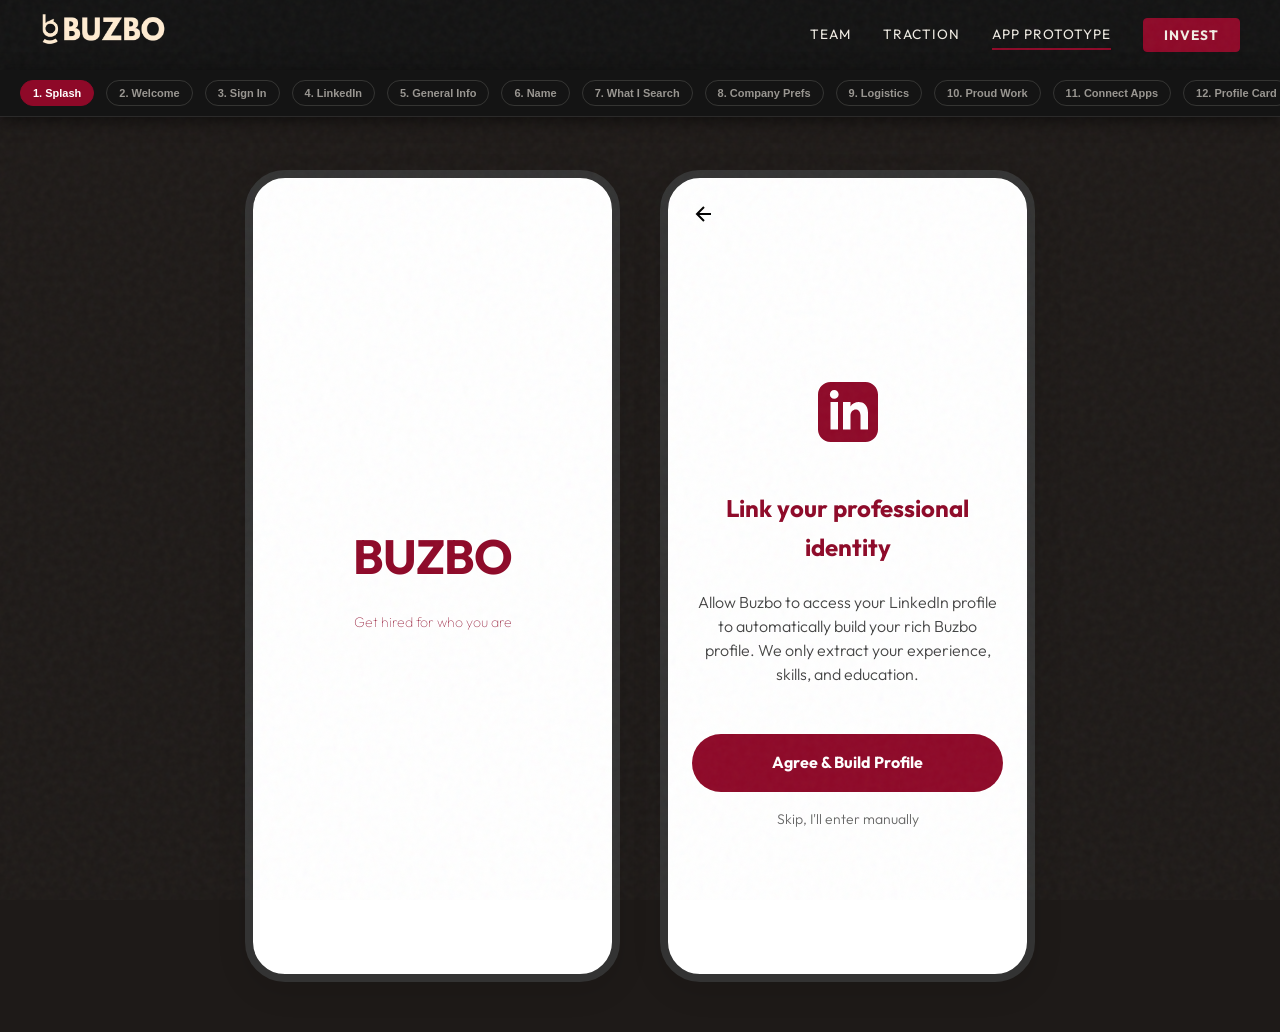
<file: app.html>
<!DOCTYPE html>
<html lang="en">
<head>
  <meta charset="UTF-8">
  <title>Buzbo App | Interactive Prototype</title>
  <style>
    :root { 
      --primary: #8E0928; 
      --bg-warm: #FFECD2; 
      --white: #FFFFFF; 
    }
    body {
      font-family: 'Helvetica', Arial, sans-serif;
      margin: 0; padding: 40px; background: #E5E5E5;
      padding-top: 80px; /* Space for nav bar */
    }
    .bold { font-weight: 700; }
    .light { font-weight: 300; }
    .ultralight { font-weight: 100; }

    /* Screen Picker Navigation */
    #screen-picker {
      position: fixed;
      top: 0; left: 0; right: 0;
      background: var(--white);
      height: 50px;
      display: flex;
      align-items: center;
      padding: 0 20px;
      gap: 12px;
      overflow-x: auto;
      z-index: 9999;
      box-shadow: 0 2px 10px rgba(0,0,0,0.1);
    }
    .nav-btn {
      font-size: 11px;
      font-weight: 700;
      color: #999;
      background: none;
      border: 1px solid #EEE;
      border-radius: 999px;
      padding: 6px 12px;
      cursor: pointer;
      white-space: nowrap;
    }
    .nav-btn.active {
      color: var(--white);
      background: var(--primary);
      border-color: var(--primary);
    }

    .grid-container {
      display: flex; flex-wrap: wrap; gap: 40px; justify-content: center;
      max-width: 1300px; margin: 0 auto;
    }
    .phone-wrapper {
      width: 375px; height: 812px; position: relative;
      background: var(--white); box-shadow: 0 10px 30px rgba(0,0,0,0.1);
      border-radius: 40px; overflow: hidden; border: 8px solid #333;
      flex-shrink: 0; display: none; flex-direction: column;
      color: #000; box-sizing: border-box;
    }
    .phone-wrapper.active-screen {
      display: flex;
    }

    .pill-button {
      border-radius: 999px; padding: 16px 24px; font-weight: 700;
      text-align: center; border: none; font-size: 16px;
      display: flex; justify-content: center; align-items: center; gap: 12px;
      font-family: inherit; width: 100%; box-sizing: border-box;
      cursor: pointer;
    }
    .text-link {
      color: var(--primary); text-align: center;
      font-size: 16px; font-weight: 300; margin-top: 16px;
      cursor: pointer;
    }
    .back-arrow {
      cursor: pointer; z-index: 10;
    }

    /* Screen 4B List Row */
    .list-row {
      display: flex; justify-content: space-between; align-items: center;
      padding: 16px 0;
    }
    .list-left { display: flex; align-items: center; gap: 16px; }
    .list-icon { font-size: 20px; width: 24px; text-align: center; }
    .list-label { font-size: 16px; font-weight: 400; color: #000; }
    .list-right { display: flex; align-items: center; gap: 8px; }
    .list-value { font-size: 16px; font-weight: 400; color: #8E8E93; }
    .list-arrow { font-size: 14px; font-weight: 400; color: #8E8E93; }

    /* Cinematic screens */
    .bg-image { background-size: cover; background-position: center; color: var(--white); }
    .dark-overlay { position: absolute; top: 0; left: 0; right: 0; bottom: 0; background: rgba(0,0,0,0.6); z-index: 0; }
    .content-z { position: relative; z-index: 1; display: flex; flex-direction: column; height: 100%; }
    
    .cinematic-chip {
      padding: 12px 20px; border-radius: 999px; font-weight: 400; font-size: 14px;
      background: rgba(255,255,255,0.2); color: var(--white);
      border: 1px solid rgba(255,255,255,0.4); margin-bottom: 8px; 
      display: inline-flex; align-items: center; gap: 8px;
      cursor: pointer;
    }
    .cinematic-chip.selected { background: var(--white); color: #000; border-color: var(--white); }
    .emoji-circle {
      width: 20px; height: 20px; border-radius: 50%; background: rgba(0,0,0,0.5); 
      display: flex; justify-content: center; align-items: center; font-size: 12px; color: #FFF; margin-left: 8px;
    }
    .cinematic-chip.selected .emoji-circle { background: #000; }

    /* Profile Pill Accordion */
    .skill-pill {
      width: 100%; padding: 16px 24px; border-radius: 999px; font-weight: 700; font-size: 14px; letter-spacing: 0.5px;
      margin-bottom: 12px; display: flex; justify-content: space-between; align-items: center; box-sizing: border-box; color: #000;
      cursor: pointer; transition: background 0.2s;
    }
    .pill-content-wrapper {
      max-height: 0;
      overflow: hidden;
      transition: max-height 0.4s ease;
    }
    .pill-content {
      padding: 0 16px 24px 16px; font-weight: 300; font-size: 14px; color: #333; line-height: 1.5;
    }

    /* Bottom Navs */
    .bottom-bar {
      position: absolute; bottom: 0; left: 0; right: 0; background: var(--white); 
      display: flex; align-items: center; border-top: 1px solid #EEE; z-index: 10;
    }
    
    .fixed-bottom-btns {
      display: flex; gap: 12px; padding: 16px 24px; width: 100%; box-sizing: border-box;
    }

    .main-nav-bar {
      height: 64px; justify-content: space-around; padding-bottom: 10px;
    }
    .nav-tab {
      display: flex; flex-direction: column; align-items: center; justify-content: center; gap: 4px;
      color: #999; cursor: pointer; flex: 1; height: 100%;
    }
    .nav-tab.active { color: var(--primary); }
    .nav-tab-icon { font-size: 20px; }
    .nav-tab-label { font-size: 10px; font-weight: 100; }

    /* Connect Apps Screen */
    .app-row {
      display: flex; justify-content: space-between; align-items: center;
      height: 64px; border-bottom: 1px solid #F0F0F0;
    }
    .app-icon {
      width: 36px; height: 36px; border-radius: 8px; display: flex; justify-content: center; align-items: center;
      color: white; font-weight: 700; font-size: 16px; flex-shrink: 0;
    }
    .app-info { flex-grow: 1; margin: 0 12px; }
    .app-name { font-size: 15px; font-weight: 700; color: #000; }
    .app-desc { font-size: 13px; font-weight: 300; color: #999; }
    
    .toggle-switch {
      width: 44px; height: 24px; border-radius: 999px; background: #E0E0E0;
      position: relative; cursor: pointer; transition: background 0.3s; flex-shrink: 0;
    }
    .toggle-switch.on { background: var(--primary); }
    .toggle-circle {
      width: 20px; height: 20px; border-radius: 50%; background: white;
      position: absolute; top: 2px; left: 2px; transition: transform 0.3s;
    }
    .toggle-switch.on .toggle-circle { transform: translateX(20px); }

    /* Matching Feed */
    .filter-chips {
      display: flex; gap: 8px; overflow-x: auto; padding: 16px 24px;
      scrollbar-width: none;
    }
    .filter-chips::-webkit-scrollbar { display: none; }
    .filter-chip {
      background: var(--bg-warm); color: var(--primary); border-radius: 999px;
      padding: 6px 16px; font-size: 13px; font-weight: 700; white-space: nowrap; cursor: pointer;
    }
    .filter-chip.active { background: var(--primary); color: white; }

    .feed-cards { position: relative; height: 500px; margin: 24px; perspective: 1000px; }
    .feed-card {
      position: absolute; top: 0; left: 0; right: 0; bottom: 0;
      background: white; border-radius: 20px; box-shadow: 0 4px 15px rgba(0,0,0,0.1);
      transition: all 0.3s ease; cursor: pointer; overflow: hidden;
    }
    .feed-card.card-1 { z-index: 3; transform: translateY(0) scale(1); }
    .feed-card.card-2 { z-index: 2; transform: translateY(-10px) scale(0.96); opacity: 0.8; }
    .feed-card.card-3 { z-index: 1; transform: translateY(-20px) scale(0.92); opacity: 0.5; }

    /* Chat Screen */
    .chat-bubble {
      max-width: 80%; font-size: 15px; font-weight: 300; padding: 12px 16px; margin-bottom: 16px;
      line-height: 1.4;
    }
    .chat-sent {
      background: var(--primary); color: white; align-self: flex-end;
      border-radius: 18px 18px 4px 18px; margin-left: auto;
    }
    .chat-received {
      background: var(--bg-warm); color: #1A1A1A; align-self: flex-start;
      border-radius: 18px 18px 18px 4px;
    }

    /* Hide scrollbar */
    .no-scrollbar::-webkit-scrollbar { display: none; }
    .no-scrollbar { scrollbar-width: none; }
    
    /* Horizontal scroll for Proud Work */
    .h-scroll {
      display: flex; gap: 12px; overflow-x: auto; padding-bottom: 8px; scrollbar-width: none;
    }
    .h-scroll::-webkit-scrollbar { display: none; }

  </style>

  <link rel="preconnect" href="https://fonts.googleapis.com">
  <link rel="preconnect" href="https://fonts.gstatic.com" crossorigin>
  <link href="https://fonts.googleapis.com/css2?family=Outfit:wght@300;400;500;700;800&display=swap" rel="stylesheet">
  <link rel="stylesheet" href="https://cdnjs.cloudflare.com/ajax/libs/font-awesome/6.5.2/css/all.min.css">
  <link rel="stylesheet" href="style.css">
  <style>
    /* Shift screen picker down to clear sticky navbar */
    #screen-picker {
      top: 70px !important;
      background-color: var(--charcoal) !important;
      border-bottom: 1px solid rgba(242, 237, 228, 0.1) !important;
      box-shadow: 0 4px 15px rgba(0,0,0,0.5) !important;
      padding: 10px 20px !important;
      height: auto !important;
    }
    .nav-btn {
      border: 1px solid rgba(242, 237, 228, 0.15) !important;
      color: rgba(242, 237, 228, 0.6) !important;
      background: none !important;
    }
    .nav-btn.active {
      color: #FFF !important;
      background: var(--primary) !important;
      border-color: var(--primary) !important;
    }
    body {
      padding-top: 150px !important; /* clear nav + screen picker */
      background-color: var(--dark-grey) !important;
      font-family: 'Outfit', sans-serif !important;
      color: var(--text-light) !important;
    }
    .grid-container {
      margin-top: 20px !important;
      margin-bottom: 50px !important;
    }
  </style>

</head>
<body>

  <!-- Sticky Navigation -->
  <nav>
      <div class="container nav-content">
          <a href="index.html" class="nav-brand"><img src="Logo3.png" alt="Buzbo logo" style="height: 2rem;"/></a>
          <div class="nav-links">
              <a href="team.html">Team</a>
              <a href="events.html">Traction</a>
              <a href="app.html" class="active">App Prototype</a>
              <a href="index.html#invest" class="nav-cta">Invest</a>
          </div>
      </div>
  </nav>


<div id="screen-picker">
  <button class="nav-btn active" onclick="showScreen('screen-splash')">1. Splash</button>
  <button class="nav-btn" onclick="showScreen('screen-welcome')">2. Welcome</button>
  <button class="nav-btn" onclick="showScreen('screen-signin')">3. Sign In</button>
  <button class="nav-btn" onclick="showScreen('screen-linkedin')">4. LinkedIn</button>
  <button class="nav-btn" onclick="showScreen('screen-general')">5. General Info</button>
  <button class="nav-btn" onclick="showScreen('screen-name')">6. Name</button>
  <button class="nav-btn" onclick="showScreen('screen-search')">7. What I Search</button>
  <button class="nav-btn" onclick="showScreen('screen-company')">8. Company Prefs</button>
  <button class="nav-btn" onclick="showScreen('screen-logistics')">9. Logistics</button>
  <button class="nav-btn" onclick="showScreen('screen-proud')">10. Proud Work</button>
  <button class="nav-btn" onclick="showScreen('screen-apps')">11. Connect Apps</button>
  <button class="nav-btn" onclick="showScreen('screen-profile')">12. Profile Card</button>
  <button class="nav-btn" onclick="showScreen('screen-feed')">13. Feed</button>
  <button class="nav-btn" onclick="showScreen('screen-handshake')">14. Handshake</button>
  <button class="nav-btn" onclick="showScreen('screen-chat')">15. Chat</button>
  <button class="nav-btn" onclick="showScreen('screen-ai')">16. AI Engine</button>
</div>

<div class="grid-container">

  <!-- SCREEN 1: Splash -->
  <div id="screen-splash" class="phone-wrapper active-screen" style="justify-content: center; align-items: center;">
    <div class="bold" style="color: var(--primary); font-size: 48px; letter-spacing: -1px; text-transform: uppercase;">Buzbo</div>
    <div class="ultralight" style="color: var(--primary); font-size: 14px; margin-top: 16px;">Get hired for who you are</div>
  </div>

  <!-- SCREEN 2: Welcome -->
  <div id="screen-welcome" class="phone-wrapper" style="padding: 24px;">
    <div style="text-align: center; margin-top: 40px; flex-grow: 1;">
      <div class="bold" style="color: var(--primary); font-size: 32px; text-transform: uppercase;">Buzbo</div>
      <div class="ultralight" style="color: var(--primary); font-size: 14px; margin-top: 8px;">Get hired for who you are</div>
    </div>
    <div style="margin-bottom: 32px;">
      <div class="pill-button" style="background: var(--primary); color: var(--white);" onclick="showScreen('screen-signin')">Create account</div>
      <div class="text-link" onclick="showScreen('screen-signin')">Sign in</div>
    </div>
    <div class="ultralight" style="font-size: 12px; text-align: center; color: #666; margin-bottom: 16px; line-height: 1.5;">
      By continuing you agree to our Terms of Service<br>and Privacy Policy
    </div>
  </div>

  <!-- SCREEN 3: Sign In -->
  <div id="screen-signin" class="phone-wrapper" style="padding: 24px; padding-bottom: 40px;">
    <div class="back-arrow" style="margin-top: 16px; color: #000;" onclick="showScreen('screen-welcome')">
      <svg width="24" height="24" viewBox="0 0 24 24" fill="none" stroke="currentColor" stroke-width="2"><path d="M19 12H5M12 19l-7-7 7-7"/></svg>
    </div>
    <div style="flex-grow: 1;"></div>
    <div style="display: flex; flex-direction: column; gap: 16px;">
      <div style="position: relative;">
        <div class="bold" style="position: absolute; top: -10px; right: 16px; background: var(--bg-warm); color: var(--primary); font-size: 10px; padding: 4px 8px; border-radius: 999px; z-index: 2;">RECOMMENDED</div>
        <div class="pill-button" style="background: var(--primary); color: var(--white); height: 52px;" onclick="showScreen('screen-linkedin')">Continue with LinkedIn</div>
      </div>
      <div class="pill-button" style="background: var(--white); color: #000; border: 1px solid #000; height: 52px;" onclick="showScreen('screen-linkedin')">Continue with Apple</div>
      <div class="pill-button" style="background: var(--white); color: #000; border: 1px solid #DDD; height: 52px;" onclick="showScreen('screen-linkedin')">Continue with Google</div>
      <div class="pill-button" style="background: var(--white); color: var(--primary); border: 1px solid var(--primary); height: 52px;" onclick="showScreen('screen-linkedin')">Continue with phone number</div>
    </div>
    <div class="text-link" style="color: #000;" onclick="showScreen('screen-welcome')">Back</div>
  </div>

  <!-- SCREEN 4a: LinkedIn -->
  <div id="screen-linkedin" class="phone-wrapper" style="padding: 24px; display: flex; flex-direction: column; justify-content: center;">
    <div class="back-arrow" style="position: absolute; top: 24px; left: 24px;" onclick="showScreen('screen-signin')">
      <svg width="24" height="24" viewBox="0 0 24 24" fill="none" stroke="#000" stroke-width="2"><path d="M19 12H5M12 19l-7-7 7-7"/></svg>
    </div>
    <div style="text-align: center; margin-bottom: 40px; margin-top: 60px;">
      <svg width="60" height="60" viewBox="0 0 24 24" fill="var(--primary)"><path d="M19 0h-14c-2.761 0-5 2.239-5 5v14c0 2.761 2.239 5 5 5h14c2.762 0 5-2.239 5-5v-14c0-2.761-2.238-5-5-5zm-11 19h-3v-11h3v11zm-1.5-12.268c-.966 0-1.75-.79-1.75-1.764s.784-1.764 1.75-1.764 1.75.79 1.75 1.764-.783 1.764-1.75 1.764zm13.5 12.268h-3v-5.604c0-3.368-4-3.113-4 0v5.604h-3v-11h3v1.765c1.396-2.586 7-2.777 7 2.476v6.759z"/></svg>
    </div>
    <div class="bold" style="font-size: 24px; text-align: center; margin-bottom: 24px; color: var(--primary);">Link your professional identity</div>
    <div class="light" style="font-size: 16px; text-align: center; margin-bottom: 48px; line-height: 1.5; color: #444;">
      Allow Buzbo to access your LinkedIn profile to automatically build your rich Buzbo profile. We only extract your experience, skills, and education.
    </div>
    <div class="pill-button" style="background: var(--primary); color: var(--white); margin-bottom: 16px;" onclick="showScreen('screen-general')">Agree & Build Profile</div>
    <div class="text-link" style="color: #666; font-size: 14px; margin-top:0;" onclick="showScreen('screen-general')">Skip, I'll enter manually</div>
  </div>

  <!-- SCREEN 4b: General Info -->
  <div id="screen-general" class="phone-wrapper" style="padding: 24px; padding-bottom: 100px;">
    <div class="back-arrow" style="position: absolute; top: 24px; left: 24px;" onclick="showScreen('screen-linkedin')">
      <svg width="24" height="24" viewBox="0 0 24 24" fill="none" stroke="#000" stroke-width="2"><path d="M19 12H5M12 19l-7-7 7-7"/></svg>
    </div>
    <div class="bold" style="font-size: 22px; text-align: center; margin-top: 12px; margin-bottom: 40px; text-transform: uppercase;">Buzbo</div>
    <div class="bold" style="font-size: 20px; margin-bottom: 16px;">About me</div>
    
    <div class="list-row"><div class="list-left"><div class="list-icon">🎂</div><div class="list-label">Age</div></div><div class="list-right"><div class="list-value">34</div><div class="list-arrow">></div></div></div>
    <div class="list-row"><div class="list-left"><div class="list-icon">🗣️</div><div class="list-label">Languages</div></div><div class="list-right"><div class="list-value">English, Dutch</div><div class="list-arrow">></div></div></div>
    <div class="list-row"><div class="list-left"><div class="list-icon">🎓</div><div class="list-label">Education</div></div><div class="list-right"><div class="list-value">Add</div><div class="list-arrow">></div></div></div>
    <div class="list-row"><div class="list-left"><div class="list-icon">🚻</div><div class="list-label">Gender</div></div><div class="list-right"><div class="list-value">Woman</div><div class="list-arrow">></div></div></div>
    <div class="list-row"><div class="list-left"><div class="list-icon">📍</div><div class="list-label">Location</div></div><div class="list-right"><div class="list-value">London</div><div class="list-arrow">></div></div></div>

    <div class="pill-button" style="background: var(--primary); color: var(--white); position: absolute; bottom: 32px; right: 24px; left: 24px; width:auto;" onclick="showScreen('screen-name')">Next</div>
  </div>

  <!-- SCREEN 5a -->
  <div id="screen-name" class="phone-wrapper bg-image" style="background-image: url('1.png'); background-color: #333;">
    <div class="dark-overlay"></div>
    <div class="content-z" style="padding: 24px;">
      <div class="back-arrow" style="position: absolute; top: 0; left: 0;" onclick="showScreen('screen-general')">
        <svg width="24" height="24" viewBox="0 0 24 24" fill="none" stroke="#FFF" stroke-width="2"><path d="M19 12H5M12 19l-7-7 7-7"/></svg>
      </div>
      <div style="margin-top: 60px;">
        <div class="bold" style="font-size: 28px; margin-bottom: 24px;">What's your name?</div>
        <div class="light" style="border-bottom: 1px solid rgba(255,255,255,0.5); font-size: 24px; padding-bottom: 8px;">Sophie Anderson</div>
      </div>
      <div style="flex-grow:1;"></div>
      <div class="pill-button" style="background: var(--white); color: #000; margin-bottom: 16px;" onclick="showScreen('screen-search')">Next</div>
    </div>
  </div>

  <!-- SCREEN 5b1 -->
  <div id="screen-search" class="phone-wrapper bg-image" style="background-image: url('2.png'); background-color: #333;">
    <div class="dark-overlay"></div>
    <div class="content-z" style="padding: 24px;">
      <div class="back-arrow" style="position: absolute; top: 0; left: 0;" onclick="showScreen('screen-name')">
        <svg width="24" height="24" viewBox="0 0 24 24" fill="none" stroke="#FFF" stroke-width="2"><path d="M19 12H5M12 19l-7-7 7-7"/></svg>
      </div>
      <div style="margin-top: 60px;">
        <div class="bold" style="font-size: 28px; margin-bottom: 8px;">What I search</div>
        <div class="light" style="font-size: 16px; opacity: 0.8; margin-bottom: 32px;">You can always change or skip these later.</div>
        
        <div class="bold" style="font-size: 18px; margin-bottom: 16px;">I am looking for...</div>
        <div style="display: flex; flex-wrap: wrap; gap: 8px; margin-bottom: 32px;">
          <div class="cinematic-chip" onclick="this.classList.toggle('selected')">Freelance</div>
          <div class="cinematic-chip" onclick="this.classList.toggle('selected')">Entrepreneurship</div>
          <div class="cinematic-chip" onclick="this.classList.toggle('selected')">Don't know yet</div>
          <div class="cinematic-chip selected" onclick="this.classList.toggle('selected')">Payroll full time</div>
          <div class="cinematic-chip" onclick="this.classList.toggle('selected')">New job challenge</div>
        </div>
        <div class="bold" style="font-size: 18px; margin-bottom: 16px;">How many hours?</div>
        <div style="display: flex; flex-wrap: wrap; gap: 8px;">
          <div class="cinematic-chip selected" onclick="this.classList.toggle('selected')">Fulltime</div>
          <div class="cinematic-chip" onclick="this.classList.toggle('selected')">Parttime</div>
          <div class="cinematic-chip" onclick="this.classList.toggle('selected')">Flexible</div>
        </div>
      </div>
      <div style="flex-grow:1;"></div>
      <div class="pill-button" style="background: var(--white); color: #000; margin-bottom: 16px;" onclick="showScreen('screen-company')">Next</div>
    </div>
  </div>

  <!-- SCREEN 5b2 -->
  <div id="screen-company" class="phone-wrapper bg-image" style="background-image: url('3.png'); background-color: #333;">
    <div class="dark-overlay"></div>
    <div class="content-z" style="padding: 24px; padding-bottom: 100px; overflow-y:auto;">
      <div class="back-arrow" style="position: absolute; top: 0; left: 0;" onclick="showScreen('screen-search')">
        <svg width="24" height="24" viewBox="0 0 24 24" fill="none" stroke="#FFF" stroke-width="2"><path d="M19 12H5M12 19l-7-7 7-7"/></svg>
      </div>
      <div style="margin-top: 60px;">
        <div class="bold" style="font-size: 28px; margin-bottom: 8px;">Company Preferences</div>
        
        <div class="bold" style="font-size: 18px; margin-top: 24px; margin-bottom: 16px;">Which company goal do you want to be part of?</div>
        <div style="display: flex; flex-wrap: wrap; gap: 8px;">
          <div class="cinematic-chip" onclick="this.classList.toggle('selected')">Revenue growth <div class="emoji-circle">❓</div></div>
          <div class="cinematic-chip" onclick="this.classList.toggle('selected')">Internationalisation <div class="emoji-circle">❓</div></div>
          <div class="cinematic-chip selected" onclick="this.classList.toggle('selected')">Social impact <div class="emoji-circle">❓</div></div>
        </div>

        <div class="bold" style="font-size: 18px; margin-top: 32px; margin-bottom: 16px;">What market is most interesting for you?</div>
        <div style="display: flex; flex-wrap: wrap; gap: 8px;">
          <div class="cinematic-chip selected" onclick="this.classList.toggle('selected')">💼 FMCG</div>
          <div class="cinematic-chip selected" onclick="this.classList.toggle('selected')">🚀 Scale-up</div>
          <div class="cinematic-chip" onclick="this.classList.toggle('selected')">🌐 Tech</div>
        </div>
      </div>
    </div>
    <div class="pill-button" style="background: var(--white); color: #000; position: absolute; bottom: 40px; left:24px; right:24px; width:auto; z-index: 2;" onclick="showScreen('screen-logistics')">Next</div>
  </div>

  <!-- SCREEN 5b3 -->
  <div id="screen-logistics" class="phone-wrapper bg-image" style="background-image: url('4.png'); background-color: #333;">
    <div class="dark-overlay"></div>
    <div class="content-z" style="padding: 24px;">
      <div class="back-arrow" style="position: absolute; top: 0; left: 0;" onclick="showScreen('screen-company')">
        <svg width="24" height="24" viewBox="0 0 24 24" fill="none" stroke="#FFF" stroke-width="2"><path d="M19 12H5M12 19l-7-7 7-7"/></svg>
      </div>
      <div style="margin-top: 60px;">
        <div class="bold" style="font-size: 28px; margin-bottom: 32px;">Logistics</div>
        
        <div class="bold" style="font-size: 18px; margin-bottom: 16px;">Work area</div>
        <div style="display: flex; flex-wrap: wrap; gap: 8px; margin-bottom: 16px;">
          <div class="cinematic-chip" onclick="this.classList.toggle('selected')">Open to relocate</div>
          <div class="cinematic-chip" onclick="this.classList.toggle('selected')">I want to work abroad</div>
        </div>
        <div class="light" style="display: flex; align-items: center; gap: 12px; margin-bottom: 32px;">
          Open to travel: <div style="border-bottom: 1px solid rgba(255,255,255,0.5);">20 %</div>
        </div>

        <div class="bold" style="font-size: 18px; margin-bottom: 16px;">Way of working</div>
        <div style="display: flex; flex-wrap: wrap; gap: 8px; margin-bottom: 32px;">
          <div class="cinematic-chip" onclick="this.classList.toggle('selected')">Remote</div>
          <div class="cinematic-chip" onclick="this.classList.toggle('selected')">On location</div>
          <div class="cinematic-chip selected" onclick="this.classList.toggle('selected')">Hybrid</div>
        </div>
      </div>
      <div style="flex-grow:1;"></div>
      <div class="pill-button" style="background: var(--white); color: #000; margin-bottom: 16px;" onclick="showScreen('screen-proud')">Next</div>
    </div>
  </div>

  <!-- SCREEN 5d -->
  <div id="screen-proud" class="phone-wrapper bg-image" style="background-image: url('5.png'); background-color: #333;">
    <div class="dark-overlay"></div>
    <div class="content-z" style="padding: 24px;">
      <div class="back-arrow" style="position: absolute; top: 0; left: 0;" onclick="showScreen('screen-logistics')">
        <svg width="24" height="24" viewBox="0 0 24 24" fill="none" stroke="#FFF" stroke-width="2"><path d="M19 12H5M12 19l-7-7 7-7"/></svg>
      </div>
      <div style="margin-top: 60px;">
        <div class="bold" style="font-size: 28px; margin-bottom: 8px;">Proud Work</div>
        <div class="light" style="font-size: 14px; margin-bottom: 24px; opacity: 0.8;">Add min 1, max 3 accomplishments.</div>
        
        <div style="background: rgba(255,255,255,0.1); padding: 16px; border-radius: 12px; position: relative; border: 1px solid rgba(255,255,255,0.3); backdrop-filter: blur(10px);">
          <div style="position: absolute; top: -12px; right: -12px; width: 36px; height: 36px; background: var(--white); color:#000; border-radius: 50%; display: flex; justify-content: center; align-items: center; box-shadow: 0 2px 8px rgba(0,0,0,0.3); font-size: 20px;">🏆</div>
          <div style="border-bottom: 1px solid rgba(255,255,255,0.3); font-size: 16px; padding-bottom: 8px; margin-bottom: 16px; font-weight: 700;">Key Account Manager</div>
          <div style="border-bottom: 1px solid rgba(255,255,255,0.3); font-size: 16px; padding-bottom: 8px; margin-bottom: 16px;">Green Goods</div>
          <div style="border-bottom: 1px solid rgba(255,255,255,0.3); font-size: 16px; padding-bottom: 8px; margin-bottom: 16px;">Sales & Strategy</div>
          
          <div class="bold" style="font-size: 12px; margin-bottom: 8px; opacity: 0.8;">ADD PROOF</div>
          <div style="display: flex; gap: 8px; margin-bottom: 16px;">
            <div class="cinematic-chip" style="font-size: 12px; padding: 6px 12px;">+ Referral</div>
            <div class="cinematic-chip" style="font-size: 12px; padding: 6px 12px;">+ Pic/Video</div>
          </div>
        </div>
      </div>
      <div style="flex-grow:1;"></div>
      <div class="pill-button" style="background: var(--white); color: #000; margin-bottom: 16px;" onclick="showScreen('screen-apps')">Next</div>
    </div>
  </div>

  <!-- NEW SCREEN A: Connect Apps -->
  <div id="screen-apps" class="phone-wrapper" style="padding: 24px; padding-bottom: 100px; overflow-y:auto;">
    <div class="back-arrow" style="margin-bottom: 24px;" onclick="showScreen('screen-proud')">
      <svg width="24" height="24" viewBox="0 0 24 24" fill="none" stroke="#1A1A1A" stroke-width="2"><path d="M19 12H5M12 19l-7-7 7-7"/></svg>
    </div>
    
    <div class="bold" style="font-size: 22px; color: #1A1A1A; margin-bottom: 4px;">Connect your apps</div>
    <div class="light" style="font-size: 14px; color: #999; margin-bottom: 32px;">Your matches get better. Your profile gets richer.</div>

    <div class="app-row">
      <div class="app-icon" style="background: #0077B5;">in</div>
      <div class="app-info">
        <div class="app-name">LinkedIn</div>
        <div class="app-desc">Auto-fill your proud work</div>
      </div>
      <div class="toggle-switch on" onclick="this.classList.toggle('on')"><div class="toggle-circle"></div></div>
    </div>
    <div class="app-row">
      <div class="app-icon" style="background: #FC4C02;">S</div>
      <div class="app-info">
        <div class="app-name">Strava</div>
        <div class="app-desc">Running, cycling, discipline</div>
      </div>
      <div class="toggle-switch" onclick="this.classList.toggle('on')"><div class="toggle-circle"></div></div>
    </div>
    <div class="app-row">
      <div class="app-icon" style="background: #E1306C;">IG</div>
      <div class="app-info">
        <div class="app-name">Instagram</div>
        <div class="app-desc">Your life outside work</div>
      </div>
      <div class="toggle-switch" onclick="this.classList.toggle('on')"><div class="toggle-circle"></div></div>
    </div>
    <div class="app-row">
      <div class="app-icon" style="background: #E60023;">P</div>
      <div class="app-info">
        <div class="app-name">Pinterest</div>
        <div class="app-desc">Visual inspiration & taste</div>
      </div>
      <div class="toggle-switch" onclick="this.classList.toggle('on')"><div class="toggle-circle"></div></div>
    </div>
    <div class="app-row">
      <div class="app-icon" style="background: #1DB954;">Sp</div>
      <div class="app-info">
        <div class="app-name">Spotify</div>
        <div class="app-desc">What you listen to</div>
      </div>
      <div class="toggle-switch" onclick="this.classList.toggle('on')"><div class="toggle-circle"></div></div>
    </div>
    <div class="app-row" style="border:none;">
      <div class="app-icon" style="background: #24292E;">GH</div>
      <div class="app-info">
        <div class="app-name">GitHub</div>
        <div class="app-desc">For the builders</div>
      </div>
      <div class="toggle-switch" onclick="this.classList.toggle('on')"><div class="toggle-circle"></div></div>
    </div>

    <div style="flex-grow:1;"></div>
    <div class="pill-button" style="background: var(--primary); color: var(--white); position: absolute; bottom: 32px; right: 24px; left: 24px; width:auto;" onclick="showScreen('screen-profile')">Continue</div>
  </div>

  <!-- SCREEN 7: Profile Card -->
  <div id="screen-profile" class="phone-wrapper" style="background: #EFECE6; padding: 0;">
    <div class="back-arrow" style="position: absolute; top: 24px; left: 24px; font-size: 24px; font-weight: 300; z-index:2;" onclick="showScreen('screen-apps')">
      <svg width="24" height="24" viewBox="0 0 24 24" fill="none" stroke="#1A1A1A" stroke-width="2"><path d="M19 12H5M12 19l-7-7 7-7"/></svg>
    </div>
    <div style="position: absolute; top: 24px; right: 24px; font-size: 24px; font-weight: 300; cursor: pointer; z-index:2;" onclick="showScreen('screen-feed')">✕</div>
    
    <div class="no-scrollbar" style="overflow-y: auto; height: 100%; padding: 32px 24px; padding-bottom: 140px; padding-top: 80px;">
      <div style="display: flex; gap: 20px; margin-bottom: 32px;">
        <div style="width: 120px; height: 160px; border-radius: 16px; background: var(--bg-warm); display: flex; justify-content: center; align-items: center; color: var(--primary); font-size: 32px; font-weight: 700;">SA</div>
        <div style="flex: 1; display: flex; flex-direction: column;">
          <div style="font-weight: 700; font-size: 32px; line-height: 1; letter-spacing: -1px; margin-bottom: 8px;">SOPHIE<br>ANDERSON</div>
          <div class="light" style="font-size: 14px; text-transform: uppercase; color: #666;">34 · LONDON</div>
          <div class="light" style="font-size: 14px; line-height: 1.4; margin-top: 16px; font-style: italic;">"Completely organised. 3 steps ahead."</div>
        </div>
      </div>

      <div style="margin-top: 16px;">
        <!-- PROUD WORK -->
        <div class="skill-pill" style="background: #98CA98;" onclick="toggleAccordion(this)">
          <span>PROUD WORK</span><span class="acc-icon">+</span>
        </div>
        <div class="pill-content-wrapper">
          <div class="pill-content h-scroll">
            <div style="background: var(--primary); color: white; border-radius: 12px; padding: 12px; min-width: 140px; flex-shrink:0;">
              <div class="bold" style="font-size: 14px; margin-bottom:4px;">Green Goods</div>
              <div class="light" style="font-size: 12px;">Key Account Manager</div>
              <div class="ultralight" style="font-size: 10px; margin-top:4px;">Nov 21 - Jan 24</div>
            </div>
            <div style="background: var(--primary); color: white; border-radius: 12px; padding: 12px; min-width: 140px; flex-shrink:0;">
              <div class="bold" style="font-size: 14px; margin-bottom:4px;">Logistic BV</div>
              <div class="light" style="font-size: 12px;">Sales Manager</div>
              <div class="ultralight" style="font-size: 10px; margin-top:4px;">2020</div>
            </div>
            <div style="background: var(--primary); color: white; border-radius: 12px; padding: 12px; min-width: 140px; flex-shrink:0;">
              <div class="bold" style="font-size: 14px; margin-bottom:4px;">Amsterdam Marathon</div>
              <div class="light" style="font-size: 12px;">Finished + raised €1k for charity</div>
              <div class="ultralight" style="font-size: 10px; margin-top:4px;">Oct 2022</div>
            </div>
          </div>
        </div>

        <!-- INTERESTS -->
        <div class="skill-pill" style="background: #F0B5BC;" onclick="toggleAccordion(this)">
          <span>INTERESTS</span><span class="acc-icon">+</span>
        </div>
        <div class="pill-content-wrapper">
          <div class="pill-content" style="display: flex; gap: 16px;">
            <div style="flex:1;">
              <div class="bold" style="font-size:12px; margin-bottom:8px;">Professional</div>
              <div style="display:flex; flex-direction:column; gap:6px;">
                <div style="background:var(--bg-warm); color:var(--primary); padding:6px 12px; border-radius:999px; font-size:12px; width:max-content;">Sustainability</div>
                <div style="background:var(--bg-warm); color:var(--primary); padding:6px 12px; border-radius:999px; font-size:12px; width:max-content;">Innovation</div>
                <div style="background:var(--bg-warm); color:var(--primary); padding:6px 12px; border-radius:999px; font-size:12px; width:max-content;">Running</div>
              </div>
            </div>
            <div style="flex:1;">
              <div class="bold" style="font-size:12px; margin-bottom:8px;">Weekend</div>
              <div style="display:flex; flex-direction:column; gap:6px;">
                <div style="background:var(--bg-warm); color:var(--primary); padding:6px 12px; border-radius:999px; font-size:12px; width:max-content;">Nature</div>
                <div style="background:var(--bg-warm); color:var(--primary); padding:6px 12px; border-radius:999px; font-size:12px; width:max-content;">Cooking</div>
                <div style="background:var(--bg-warm); color:var(--primary); padding:6px 12px; border-radius:999px; font-size:12px; width:max-content;">Culture</div>
              </div>
            </div>
          </div>
        </div>

        <!-- PROMPTS -->
        <div class="skill-pill" style="background: #A09AC9;" onclick="toggleAccordion(this)">
          <span>PROMPTS</span><span class="acc-icon">+</span>
        </div>
        <div class="pill-content-wrapper">
          <div class="pill-content" style="display: flex; flex-direction: column; gap: 12px;">
            <div style="background: var(--bg-warm); border-radius: 12px; padding: 16px;">
              <div class="ultralight" style="color: #666; font-style: italic; font-size: 13px; margin-bottom: 6px;">Working with me is like…</div>
              <div class="light" style="color: #1A1A1A; font-size: 14px;">Completely organised. I love to work as a project lead and think 3 steps ahead.</div>
            </div>
            <div style="background: var(--bg-warm); border-radius: 12px; padding: 16px;">
              <div class="ultralight" style="color: #666; font-style: italic; font-size: 13px; margin-bottom: 6px;">I'm at my best with…</div>
              <div class="light" style="color: #1A1A1A; font-size: 14px;">A strong positioning and mission with innovative products in different markets.</div>
            </div>
            <div style="background: var(--bg-warm); border-radius: 12px; padding: 16px;">
              <div class="ultralight" style="color: #666; font-style: italic; font-size: 13px; margin-bottom: 6px;">My favourite coworker is…</div>
              <div class="light" style="color: #1A1A1A; font-size: 14px;">The pragmatic optimist.</div>
            </div>
          </div>
        </div>

        <!-- LOOKING FOR -->
        <div class="skill-pill" style="background: #9F3E3B; color: white;" onclick="toggleAccordion(this)">
          <span>LOOKING FOR</span><span class="acc-icon">+</span>
        </div>
        <div class="pill-content-wrapper">
          <div class="pill-content" style="display: flex; flex-wrap: wrap; gap: 8px;">
            <div style="background:var(--bg-warm); color:var(--primary); padding:8px 16px; border-radius:999px; font-size:13px;">Payroll full time</div>
            <div style="background:var(--bg-warm); color:var(--primary); padding:8px 16px; border-radius:999px; font-size:13px;">Amsterdam NL</div>
            <div style="background:var(--bg-warm); color:var(--primary); padding:8px 16px; border-radius:999px; font-size:13px;">Social Impact</div>
            <div style="background:var(--bg-warm); color:var(--primary); padding:8px 16px; border-radius:999px; font-size:13px;">FMCG</div>
            <div style="background:var(--bg-warm); color:var(--primary); padding:8px 16px; border-radius:999px; font-size:13px;">Scale-up</div>
          </div>
        </div>
      </div>
    </div>
    
    <div class="bottom-bar fixed-bottom-btns">
      <button style="flex:1; height: 44px; border-radius: 999px; background: white; border: 1px solid var(--primary); color: var(--primary); font-family: inherit; font-weight: 700; font-size: 16px; cursor: pointer;" onclick="showScreen('screen-feed')">BuzDOWN</button>
      <button style="flex:1; height: 44px; border-radius: 999px; background: var(--primary); border: none; color: white; font-family: inherit; font-weight: 700; font-size: 16px; cursor: pointer;" onclick="showScreen('screen-handshake')">BuzUP</button>
    </div>
  </div>

  <!-- NEW SCREEN B: Matching Feed -->
  <div id="screen-feed" class="phone-wrapper" style="background: #EFECE6; padding: 0;">
    <div class="filter-chips">
      <div class="filter-chip active">All</div>
      <div class="filter-chip">Den Haag</div>
      <div class="filter-chip">Amsterdam</div>
      <div class="filter-chip">Scale-up</div>
      <div class="filter-chip">Remote</div>
    </div>

    <div class="feed-cards">
      <!-- Back Card -->
      <div class="feed-card card-3">
        <div style="width: 100%; height: 180px; background: #E5E5E5; display:flex; justify-content:center; align-items:center; color:#999; font-size:32px; font-weight:700;">LB</div>
        <div style="padding: 20px;">
          <div class="bold" style="font-size: 18px;">Lena Braun</div>
          <div class="light" style="font-size: 14px; color: #666;">31 · Den Haag</div>
        </div>
      </div>

      <!-- Middle Card -->
      <div class="feed-card card-2" id="feed-card-2">
        <div style="width: 100%; height: 180px; background: #D5E5D5; display:flex; justify-content:center; align-items:center; color:#333; font-size:32px; font-weight:700;">MV</div>
        <div style="padding: 20px;">
          <div class="bold" style="font-size: 18px;">Marcus de Vries</div>
          <div class="light" style="font-size: 14px; color: #666;">29 · Amsterdam</div>
          <div class="light" style="font-size: 14px; margin-top: 12px; font-style: italic;">"Working with me is like a creative sprint that actually ships."</div>
          <div style="display:flex; gap:8px; margin-top:16px;">
            <div style="background:var(--bg-warm); color:var(--primary); padding:4px 10px; border-radius:999px; font-size:11px;">Marketing</div>
            <div style="background:var(--bg-warm); color:var(--primary); padding:4px 10px; border-radius:999px; font-size:11px;">Remote</div>
          </div>
        </div>
      </div>

      <!-- Front Card (Sophie) -->
      <div class="feed-card card-1" id="feed-card-1">
        <div style="width: 100%; height: 180px; background: var(--bg-warm); display:flex; justify-content:center; align-items:center; color:var(--primary); font-size:32px; font-weight:700;" onclick="showScreen('screen-profile')">SA</div>
        <div style="padding: 20px;" onclick="showScreen('screen-profile')">
          <div class="bold" style="font-size: 18px;">Sophie Anderson</div>
          <div class="light" style="font-size: 14px; color: #666;">34 · London</div>
          <div class="light" style="font-size: 14px; margin-top: 12px; font-style: italic;">"Completely organised. 3 steps ahead."</div>
          
          <div style="display:flex; gap:8px; margin-top:16px;">
            <div style="background:var(--bg-warm); color:var(--primary); padding:4px 10px; border-radius:999px; font-size:11px;">Sustainability</div>
            <div style="background:var(--bg-warm); color:var(--primary); padding:4px 10px; border-radius:999px; font-size:11px;">Innovation</div>
            <div style="background:var(--bg-warm); color:var(--primary); padding:4px 10px; border-radius:999px; font-size:11px;">Running</div>
          </div>
        </div>
        
        <div style="position:absolute; bottom:20px; left:20px; right:20px; display:flex; gap:12px;">
          <button style="flex:1; height: 44px; border-radius: 999px; background: white; border: 1px solid var(--primary); color: var(--primary); font-family: inherit; font-weight: 700; font-size: 16px; cursor: pointer;" onclick="document.getElementById('feed-card-1').style.display='none';">BuzDOWN</button>
          <button style="flex:1; height: 44px; border-radius: 999px; background: var(--primary); border: none; color: white; font-family: inherit; font-weight: 700; font-size: 16px; cursor: pointer;" onclick="showScreen('screen-handshake')">BuzUP</button>
        </div>
      </div>
    </div>

    <!-- Main Bottom Nav -->
    <div class="bottom-bar main-nav-bar">
      <div class="nav-tab active" onclick="showScreen('screen-feed')">
        <div class="nav-tab-icon">⌂</div>
        <div class="nav-tab-label">Home</div>
      </div>
      <div class="nav-tab" onclick="showScreen('screen-feed')">
        <div class="nav-tab-icon">♡</div>
        <div class="nav-tab-label">Matches</div>
      </div>
      <div class="nav-tab" onclick="showScreen('screen-chat')">
        <div class="nav-tab-icon">✉</div>
        <div class="nav-tab-label">Chat</div>
      </div>
      <div class="nav-tab" onclick="showScreen('screen-ai')">
        <div class="nav-tab-icon">👤</div>
        <div class="nav-tab-label">Profile</div>
      </div>
    </div>
  </div>

  <!-- NEW SCREEN C: Handshake -->
  <div id="screen-handshake" class="phone-wrapper" style="background: var(--primary); color: white; padding: 24px; text-align: center; justify-content: center;">
    <div class="light" style="font-size: 20px;">It's a</div>
    <div class="bold" style="font-size: 40px; letter-spacing: -1px; margin-bottom: 24px;">Handshake!</div>
    
    <div class="light" style="font-size: 16px; color: rgba(255,255,255,0.8); margin-bottom: 40px;">
      You and Sophie both liked each other.
    </div>

    <div class="pill-button" style="background: white; color: var(--primary); margin-bottom: 16px;" onclick="showScreen('screen-chat')">Send a message</div>
    <div class="pill-button" style="background: transparent; color: white; border: 1px solid white; font-weight: 300;" onclick="showScreen('screen-feed')">Keep browsing</div>
  </div>

  <!-- NEW SCREEN D: Chat -->
  <div id="screen-chat" class="phone-wrapper" style="padding: 0; background: white;">
    <!-- Header -->
    <div style="height: 60px; border-bottom: 1px solid #EEE; display: flex; align-items: center; padding: 0 16px; position: absolute; top:0; left:0; right:0; z-index:10; background:white;">
      <div class="back-arrow" onclick="showScreen('screen-feed')">
        <svg width="24" height="24" viewBox="0 0 24 24" fill="none" stroke="#1A1A1A" stroke-width="2"><path d="M19 12H5M12 19l-7-7 7-7"/></svg>
      </div>
      <div class="bold" style="font-size: 16px; flex-grow: 1; text-align: center;">Sophie Anderson</div>
      <div style="background: #0077B5; color: white; border-radius: 999px; font-size: 10px; font-weight: 700; padding: 2px 6px;">in</div>
    </div>

    <!-- Messages -->
    <div id="chat-messages" class="no-scrollbar" style="flex-grow: 1; overflow-y: auto; padding: 16px; padding-top: 76px; padding-bottom: 76px; display: flex; flex-direction: column;">
      
      <div class="chat-bubble chat-received">
        Hey! Really liked your profile — your approach to commercial impact sounds like exactly what we need.
      </div>
      <div class="chat-bubble chat-sent">
        Thanks! I love what GreenStack is doing. Would love to learn more about the role.
      </div>
      <div class="chat-bubble chat-received">
        Would you be open to a quick 20-minute call this week?
      </div>
      <div class="chat-bubble chat-sent">
        Absolutely. Thursday or Friday works great for me!
      </div>
    </div>

    <!-- Input Bar -->
    <div style="height: 56px; border-top: 1px solid #EEE; position: absolute; bottom: 0; left: 0; right: 0; display: flex; align-items: center; padding: 8px 16px; box-sizing: border-box; background: white; z-index:10;">
      <input type="text" id="chat-input" placeholder="Message Sophie…" style="flex-grow: 1; border: none; font-family: inherit; font-size: 15px; font-weight: 300; outline: none; background: transparent;">
      <button style="width: 36px; height: 36px; border-radius: 50%; background: var(--primary); border: none; color: white; display: flex; justify-content: center; align-items: center; cursor: pointer; flex-shrink: 0;" onclick="sendChatMessage()">
        <svg width="18" height="18" viewBox="0 0 24 24" fill="none" stroke="currentColor" stroke-width="2"><path d="M5 12h14M12 5l7 7-7 7"/></svg>
      </button>
    </div>
  </div>

  <!-- NEW SCREEN E: AI Identity Engine -->
  <div id="screen-ai" class="phone-wrapper" style="padding: 24px; overflow-y:auto; padding-bottom: 100px;">
    <div class="back-arrow" style="margin-bottom: 24px;" onclick="showScreen('screen-feed')">
      <svg width="24" height="24" viewBox="0 0 24 24" fill="none" stroke="#1A1A1A" stroke-width="2"><path d="M19 12H5M12 19l-7-7 7-7"/></svg>
    </div>
    
    <div class="bold" style="font-size: 22px; color: #1A1A1A; margin-bottom: 8px;">Let your AI introduce you.</div>
    <div class="light" style="font-size: 14px; color: #999; margin-bottom: 24px; line-height: 1.5;">
      Open ChatGPT, Claude or Gemini. Ask it these 6 questions about yourself. Paste the answers here — Buzbo builds your profile automatically.
    </div>

    <button id="copy-btn" style="width:100%; border-radius:999px; background:white; border:1px solid var(--primary); color:var(--primary); font-family:inherit; font-weight:700; font-size:14px; padding:12px; margin-bottom:24px; cursor:pointer;" onclick="copyQuestions()">Copy all 6 questions</button>

    <div style="display:flex; flex-direction:column; gap:16px; margin-bottom:24px;">
      <div style="display:flex; justify-content:space-between; align-items:flex-start; gap:12px;">
        <div class="bold" style="font-size:14px; width:20px;">1.</div>
        <div class="light" style="font-size:14px; flex-grow:1; line-height:1.4;">Describe a day at work when I was completely in my element.</div>
        <div class="bold" style="font-size:12px; color:var(--primary); cursor:pointer;">Copy</div>
      </div>
      <div style="display:flex; justify-content:space-between; align-items:flex-start; gap:12px;">
        <div class="bold" style="font-size:14px; width:20px;">2.</div>
        <div class="light" style="font-size:14px; flex-grow:1; line-height:1.4;">What am I proud of that would never appear on my CV?</div>
        <div class="bold" style="font-size:12px; color:var(--primary); cursor:pointer;">Copy</div>
      </div>
      <div style="display:flex; justify-content:space-between; align-items:flex-start; gap:12px;">
        <div class="bold" style="font-size:14px; width:20px;">3.</div>
        <div class="light" style="font-size:14px; flex-grow:1; line-height:1.4;">What frustrates me most about how most companies operate?</div>
        <div class="bold" style="font-size:12px; color:var(--primary); cursor:pointer;">Copy</div>
      </div>
      <div style="display:flex; justify-content:space-between; align-items:flex-start; gap:12px;">
        <div class="bold" style="font-size:14px; width:20px;">4.</div>
        <div class="light" style="font-size:14px; flex-grow:1; line-height:1.4;">How do people who know me well describe my working style?</div>
        <div class="bold" style="font-size:12px; color:var(--primary); cursor:pointer;">Copy</div>
      </div>
      <div style="display:flex; justify-content:space-between; align-items:flex-start; gap:12px;">
        <div class="bold" style="font-size:14px; width:20px;">5.</div>
        <div class="light" style="font-size:14px; flex-grow:1; line-height:1.4;">Where am I in 5 years — honest version, not the polished one?</div>
        <div class="bold" style="font-size:12px; color:var(--primary); cursor:pointer;">Copy</div>
      </div>
      <div style="display:flex; justify-content:space-between; align-items:flex-start; gap:12px;">
        <div class="bold" style="font-size:14px; width:20px;">6.</div>
        <div class="light" style="font-size:14px; flex-grow:1; line-height:1.4;">What kind of manager or team would bring out the best in me?</div>
        <div class="bold" style="font-size:12px; color:var(--primary); cursor:pointer;">Copy</div>
      </div>
    </div>

    <textarea placeholder="Paste your AI's answers here…" style="width:100%; height:160px; border:1px solid #E8E0D5; border-radius:12px; padding:16px; font-family:inherit; font-size:15px; font-weight:300; box-sizing:border-box; margin-bottom:24px; resize:none; outline:none;"></textarea>

    <div id="ai-build-btn" class="pill-button" style="background: var(--primary); color: white; margin-bottom: 12px;" onclick="buildAiProfile()">Build my profile from this</div>

    <div class="ultralight" style="font-size:11px; color:#999; text-align:center; margin-bottom:16px;">Your text is processed once and never stored.</div>
    <div class="text-link" style="color:#999; font-size:14px; margin-top:0;" onclick="showScreen('screen-profile')">Skip</div>
  </div>

</div>

<script>
  // Navigation System
  function showScreen(screenId) {
    // Hide all screens
    document.querySelectorAll('.phone-wrapper').forEach(el => {
      el.classList.remove('active-screen');
    });
    // Show target screen
    document.getElementById(screenId).classList.add('active-screen');

    // Update picker active state
    document.querySelectorAll('.nav-btn').forEach(btn => {
      btn.classList.remove('active');
      if (btn.getAttribute('onclick').includes(screenId)) {
        btn.classList.add('active');
        // scroll picker to show active button
        btn.scrollIntoView({ behavior: 'smooth', block: 'nearest', inline: 'center' });
      }
    });
  }

  // Auto-advance Splash to Welcome after 1.5s
  setTimeout(() => {
    if (document.getElementById('screen-splash').classList.contains('active-screen')) {
      showScreen('screen-welcome');
    }
  }, 1500);

  // Accordion Logic
  function toggleAccordion(pill) {
    const wrapper = pill.nextElementSibling;
    const icon = pill.querySelector('.acc-icon');
    
    // Check if currently open
    const isOpen = wrapper.style.maxHeight && wrapper.style.maxHeight !== '0px';

    if (isOpen) {
      wrapper.style.maxHeight = '0px';
      icon.textContent = '+';
    } else {
      wrapper.style.maxHeight = wrapper.scrollHeight + 'px';
      icon.textContent = '-';
    }
  }

  // Chat sending logic
  function sendChatMessage() {
    const input = document.getElementById('chat-input');
    const text = input.value.trim();
    if (!text) return;

    const messagesContainer = document.getElementById('chat-messages');
    
    const bubble = document.createElement('div');
    bubble.className = 'chat-bubble chat-sent';
    bubble.textContent = text;
    
    messagesContainer.appendChild(bubble);
    input.value = '';
    
    // Scroll to bottom
    messagesContainer.scrollTop = messagesContainer.scrollHeight;
  }

  // Listen for Enter key in chat
  document.getElementById('chat-input').addEventListener('keypress', function(e) {
    if (e.key === 'Enter') {
      sendChatMessage();
    }
  });

  // AI Profile Logic
  function copyQuestions() {
    const btn = document.getElementById('copy-btn');
    const originalText = btn.textContent;
    btn.textContent = 'Copied!';
    setTimeout(() => {
      btn.textContent = originalText;
    }, 2000);
  }

  function buildAiProfile() {
    const btn = document.getElementById('ai-build-btn');
    btn.textContent = 'Building...';
    setTimeout(() => {
      btn.textContent = 'Build my profile from this';
      showScreen('screen-profile');
    }, 2000);
  }
</script>
</body>
</html>
</file>
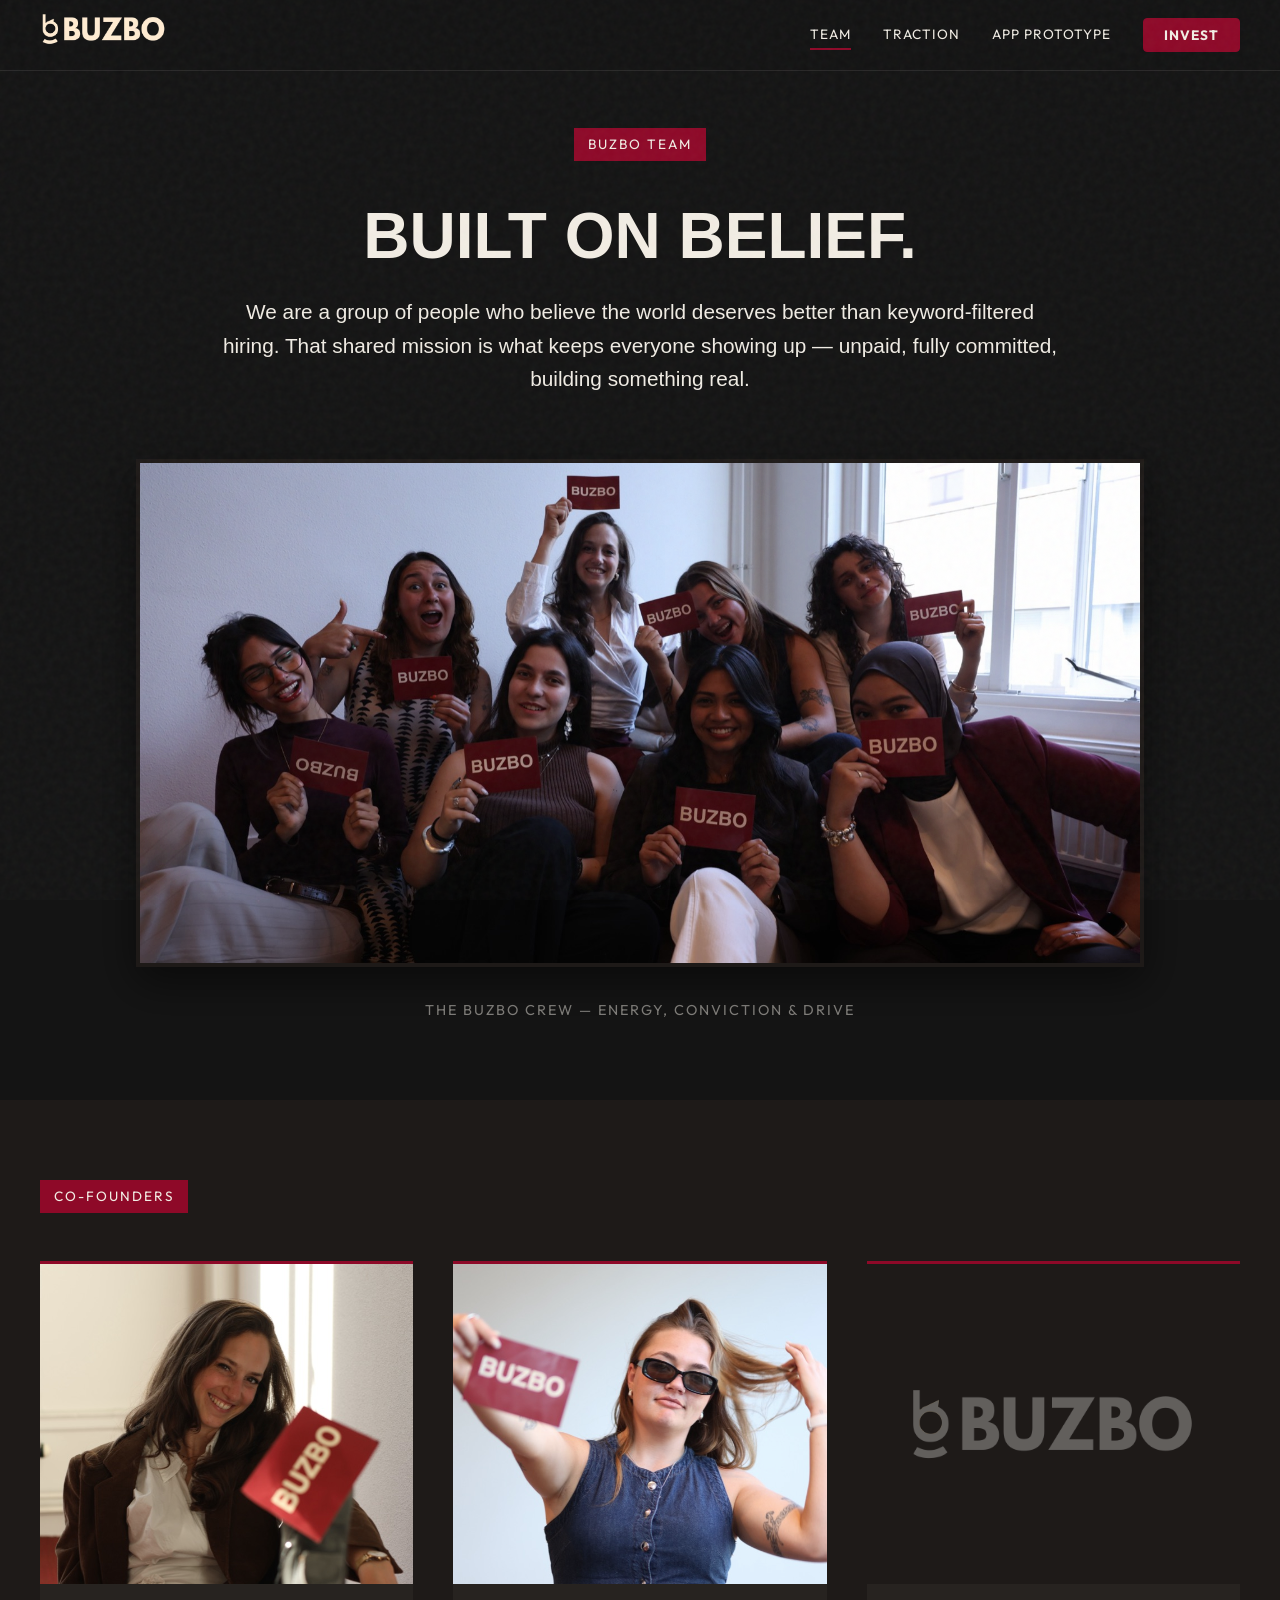
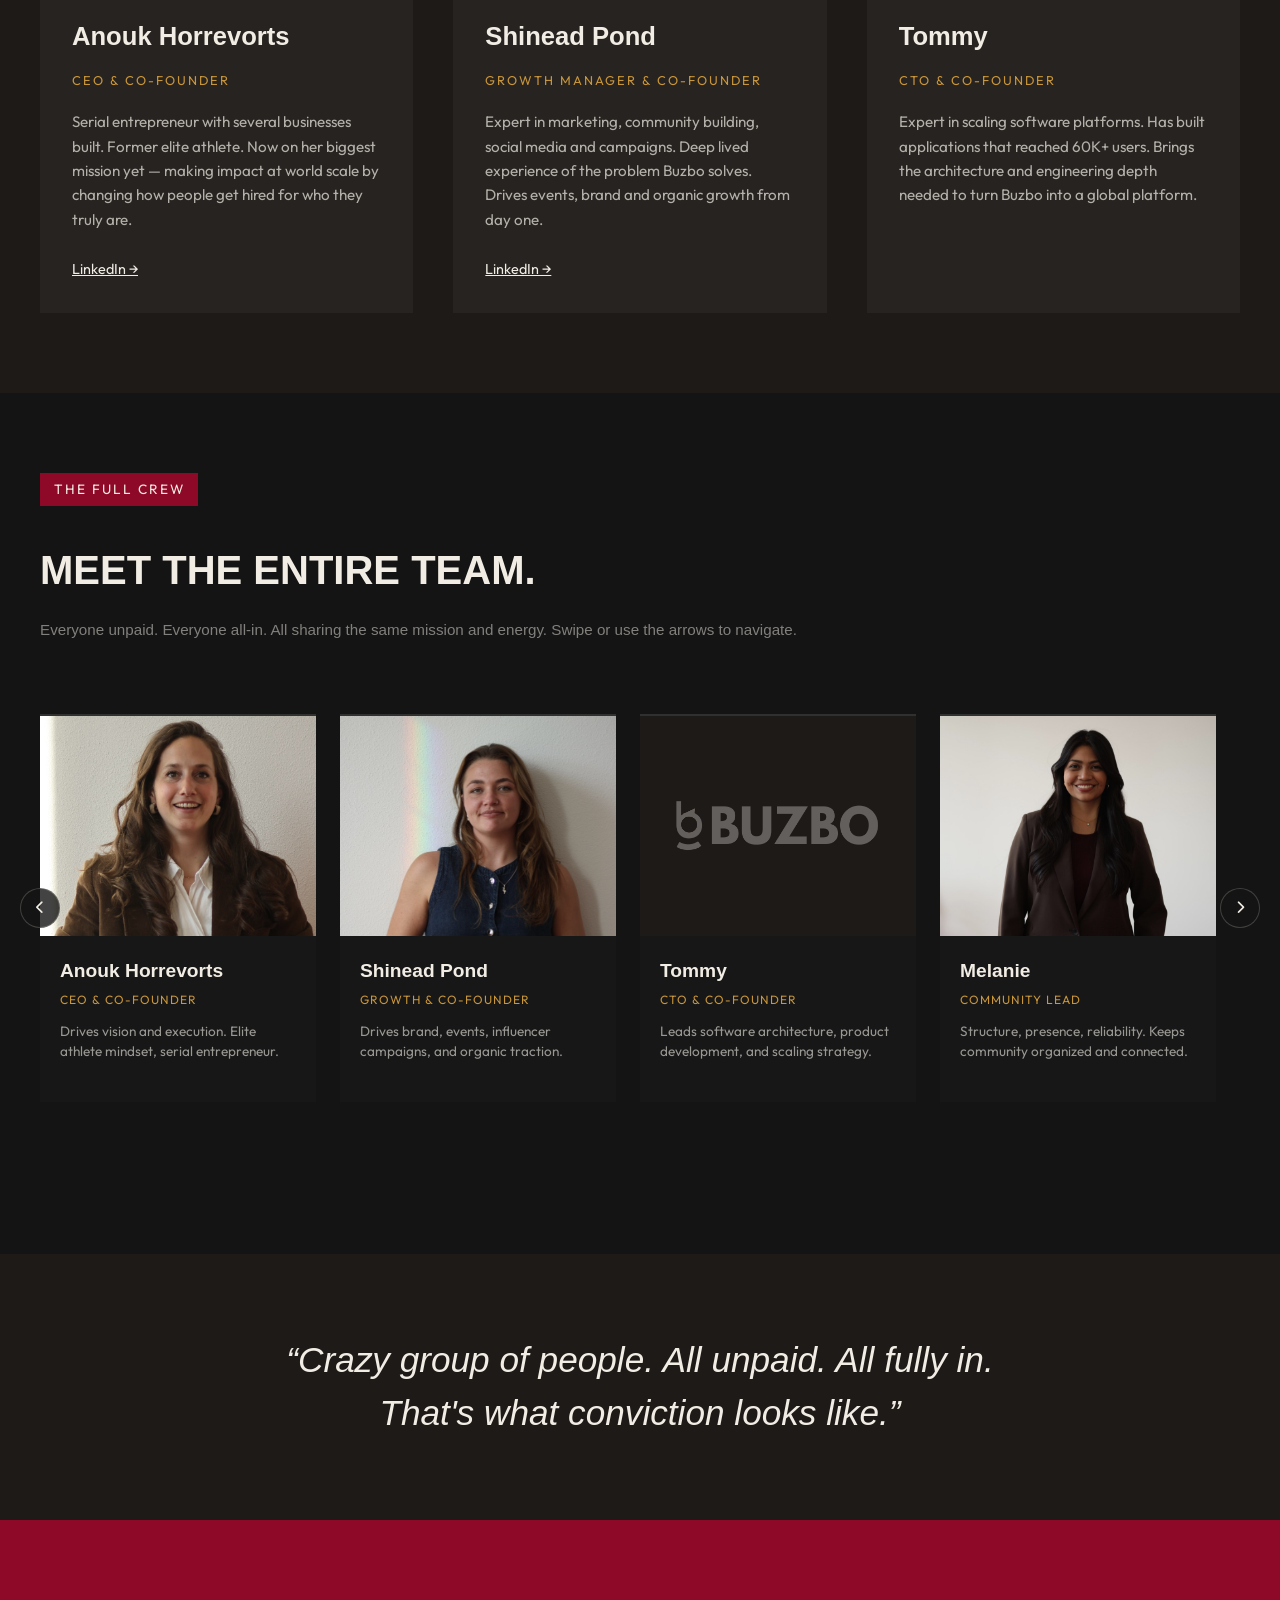
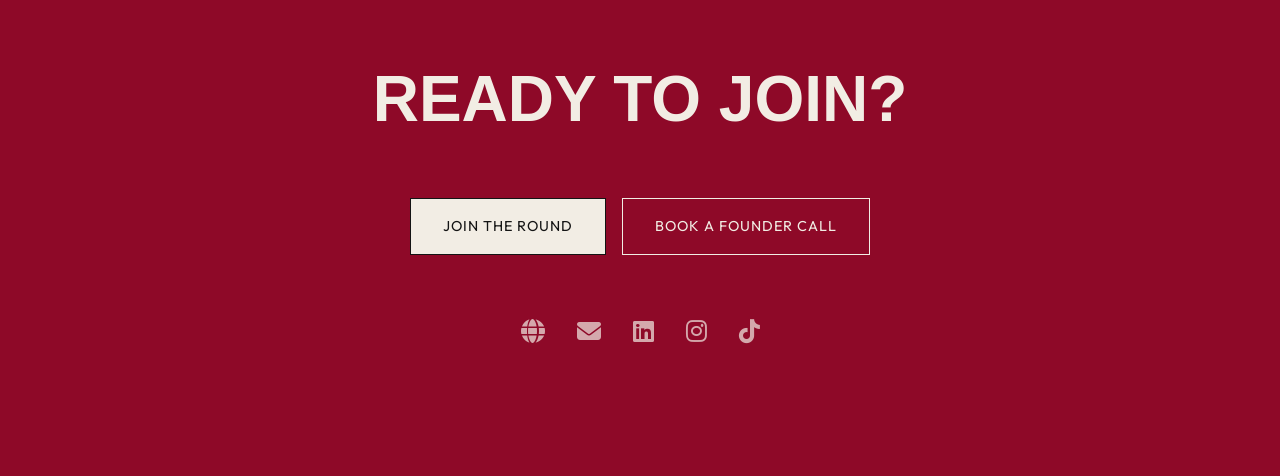
<file: team.html>
<!DOCTYPE html>
<html lang="en">
<head>
    <meta charset="UTF-8">
    <meta name="viewport" content="width=device-width, initial-scale=1.0">
    <title>Buzbo Team | Built on Belief</title>
    <link rel="preconnect" href="https://fonts.googleapis.com">
    <link rel="preconnect" href="https://fonts.gstatic.com" crossorigin>
    <link href="https://fonts.googleapis.com/css2?family=Outfit:wght@300;400;500;700;800&display=swap" rel="stylesheet">
    <link rel="stylesheet" href="https://cdnjs.cloudflare.com/ajax/libs/font-awesome/6.5.2/css/all.min.css">
    <link rel="stylesheet" href="style.css">
    <style>
        .team-title-sec {
            padding-top: 8rem;
            padding-bottom: 2rem;
            text-align: center;
        }
    </style>
</head>
<body>

    <!-- Sticky Navigation -->
    <nav>
        <div class="container nav-content">
            <a href="index.html" class="nav-brand"><img src="Logo3.png" alt="Buzbo logo" style="height: 2rem;"/></a>
            <div class="nav-links">
                <a href="team.html" class="active">Team</a>
                <a href="events.html">Traction</a>
                <a href="app.html">App Prototype</a>
                <a href="index.html#invest" class="nav-cta">Invest</a>
            </div>
        </div>
    </nav>

    <!-- Header Section -->
    <section class="team-title-sec">
        <div class="container">
            <span class="label">BUZBO TEAM</span>
            <h1 class="hero-title" style="margin-top: 1.5rem;">BUILT ON BELIEF.</h1>
            <p style="font-family: var(--font-heading); font-size: 1.3rem; color: var(--text-light); text-align: center; max-width: 850px; margin: 0 auto; text-transform: none; line-height: 1.6;">
                We are a group of people who believe the world deserves better than keyword-filtered hiring. That shared mission is what keeps everyone showing up — unpaid, fully committed, building something real.
            </p>
        </div>
    </section>

    <!-- Total Team Photo -->
    <section style="padding: 2rem 0 4rem 0;">
        <div class="container" style="text-align: center;">
            <img src="Team/Total Team.JPG" alt="The Buzbo Team" style="width: 100%; max-width: 1000px; height: 500px; object-fit: cover; object-position: center; border: 4px solid var(--dark-grey); filter: grayscale(10%); box-shadow: 0 15px 40px rgba(0,0,0,0.5);">
            <p style="color: rgba(240,236,228,0.5); font-size: 0.9rem; margin-top: 1.5rem; text-transform: uppercase; letter-spacing: 2px;">The Buzbo Crew — Energy, conviction & drive</p>
        </div>
    </section>

    <!-- Co-founders -->
    <section style="background-color: var(--dark-grey); padding: 5rem 0;">
        <div class="container">
            <span class="label" style="margin-bottom: 3rem;">CO-FOUNDERS</span>
            <div style="display: grid; grid-template-columns: repeat(auto-fit, minmax(280px, 1fr)); gap: 2.5rem;">
                <!-- Anouk -->
                <div style="background: rgba(242,237,228,0.04); border-top: 3px solid var(--buzbo-red); overflow: hidden;">
                    <div style="height: 320px; overflow: hidden;">
                        <img src="Team/ANouk - Cofounder.JPG" alt="Anouk Horrevorts" class="team-img" style="filter: grayscale(10%);">
                    </div>
                    <div style="padding: 2rem;">
                        <h3 style="color: var(--cream); font-size: 1.6rem; text-transform: none; margin-bottom: 0.25rem;">Anouk Horrevorts</h3>
                        <p style="color: var(--amber); font-size: 0.8rem; text-transform: uppercase; letter-spacing: 2px; margin-bottom: 1.25rem;">CEO &amp; Co-Founder</p>
                        <p style="color: rgba(240,236,228,0.7); font-size: 0.95rem; line-height: 1.6; margin-bottom: 1.5rem;">Serial entrepreneur with several businesses built. Former elite athlete. Now on her biggest mission yet — making impact at world scale by changing how people get hired for who they truly are.</p>
                        <a href="https://www.linkedin.com/in/anouk-horrevorts-76a5b542/" target="_blank" style="color: var(--cream); text-decoration: underline; font-size: 0.9rem;">LinkedIn &rarr;</a>
                    </div>
                </div>
                <!-- Shinead -->
                <div style="background: rgba(242,237,228,0.04); border-top: 3px solid var(--buzbo-red); overflow: hidden;">
                    <div style="height: 320px; overflow: hidden;">
                        <img src="Team/Shinead - Cofounder.JPG" alt="Shinead Pond" class="team-img" style="filter: grayscale(10%);">
                    </div>
                    <div style="padding: 2rem;">
                        <h3 style="color: var(--cream); font-size: 1.6rem; text-transform: none; margin-bottom: 0.25rem;">Shinead Pond</h3>
                        <p style="color: var(--amber); font-size: 0.8rem; text-transform: uppercase; letter-spacing: 2px; margin-bottom: 1.25rem;">Growth Manager &amp; Co-Founder</p>
                        <p style="color: rgba(240,236,228,0.7); font-size: 0.95rem; line-height: 1.6; margin-bottom: 1.5rem;">Expert in marketing, community building, social media and campaigns. Deep lived experience of the problem Buzbo solves. Drives events, brand and organic growth from day one.</p>
                        <a href="https://www.linkedin.com/in/shinead-pond-b4b589204/" target="_blank" style="color: var(--cream); text-decoration: underline; font-size: 0.9rem;">LinkedIn &rarr;</a>
                    </div>
                </div>
                <!-- Tommy -->
                <div style="background: rgba(242,237,228,0.04); border-top: 3px solid var(--buzbo-red); overflow: hidden;">
                    <div style="height: 320px; overflow: hidden; background: var(--dark-grey); display: flex; align-items: center; justify-content: center; padding: 2.5rem; box-sizing: border-box;">
                        <img src="Logo3.png" alt="Buzbo Emblem" style="max-width: 100%; max-height: 100%; object-fit: contain; filter: opacity(0.3) brightness(1.2);">
                    </div>
                    <div style="padding: 2rem;">
                        <h3 style="color: var(--cream); font-size: 1.6rem; text-transform: none; margin-bottom: 0.25rem;">Tommy</h3>
                        <p style="color: var(--amber); font-size: 0.8rem; text-transform: uppercase; letter-spacing: 2px; margin-bottom: 1.25rem;">CTO &amp; Co-Founder</p>
                        <p style="color: rgba(240,236,228,0.7); font-size: 0.95rem; line-height: 1.6; margin-bottom: 1.5rem;">Expert in scaling software platforms. Has built applications that reached 60K+ users. Brings the architecture and engineering depth needed to turn Buzbo into a global platform.</p>
                    </div>
                </div>
            </div>
        </div>
    </section>

    <!-- The Full Crew Slider Section -->
    <section style="background-color: var(--charcoal); padding: 5rem 0;">
        <div class="container">
            <span class="label">THE FULL CREW</span>
            <h2 class="section-title" style="margin-top: 1rem; margin-bottom: 0.5rem;">MEET THE ENTIRE TEAM.</h2>
            <p style="color: rgba(240,236,228,0.5); font-size: 0.95rem; margin-bottom: 3rem; text-transform: none; font-family: var(--font-heading);">Everyone unpaid. Everyone all-in. All sharing the same mission and energy. Swipe or use the arrows to navigate.</p>

            <div class="team-slider-outer">
                <button class="slider-btn prev" aria-label="Previous slide"><i class="fa-solid fa-chevron-left"></i></button>
                
                <div class="team-slider-container">
                    <div class="team-slider">
                        <!-- Card 1: Anouk -->
                        <div class="team-card">
                            <div class="team-card-img-wrapper">
                                <img src="Team/Anouk - CEO.JPG" alt="Anouk Horrevorts" class="team-img" style="filter: grayscale(15%);">
                            </div>
                            <div class="team-card-content">
                                <h4 class="team-card-name">Anouk Horrevorts</h4>
                                <p class="team-card-role">CEO &amp; Co-Founder</p>
                                <p class="team-card-desc">Drives vision and execution. Elite athlete mindset, serial entrepreneur.</p>
                            </div>
                        </div>
                        
                        <!-- Card 2: Shinead -->
                        <div class="team-card">
                            <div class="team-card-img-wrapper">
                                <img src="Team/Shinead - Growth Manager.JPG" alt="Shinead Pond" class="team-img" style="filter: grayscale(15%);">
                            </div>
                            <div class="team-card-content">
                                <h4 class="team-card-name">Shinead Pond</h4>
                                <p class="team-card-role">Growth &amp; Co-Founder</p>
                                <p class="team-card-desc">Drives brand, events, influencer campaigns, and organic traction.</p>
                            </div>
                        </div>

                        <!-- Card 3: Tommy -->
                        <div class="team-card">
                            <div class="team-card-img-wrapper" style="display: flex; align-items: center; justify-content: center; padding: 2rem; box-sizing: border-box;">
                                <img src="Logo3.png" alt="Buzbo Emblem" style="max-width: 100%; max-height: 100%; object-fit: contain; filter: opacity(0.3) brightness(1.2);">
                            </div>
                            <div class="team-card-content">
                                <h4 class="team-card-name">Tommy</h4>
                                <p class="team-card-role">CTO &amp; Co-Founder</p>
                                <p class="team-card-desc">Leads software architecture, product development, and scaling strategy.</p>
                            </div>
                        </div>

                        <!-- Card 4: Melanie -->
                        <div class="team-card">
                            <div class="team-card-img-wrapper">
                                <img src="Team/Melanie - Community Lead.JPG" alt="Melanie" class="team-img" style="filter: grayscale(15%);">
                            </div>
                            <div class="team-card-content">
                                <h4 class="team-card-name">Melanie</h4>
                                <p class="team-card-role">Community Lead</p>
                                <p class="team-card-desc">Structure, presence, reliability. Keeps community organized and connected.</p>
                            </div>
                        </div>

                        <!-- Card 5: Mela -->
                        <div class="team-card">
                            <div class="team-card-img-wrapper">
                                <img src="Team/Mela - Email Marketeer.JPG" alt="Mela" class="team-img" style="filter: grayscale(15%);">
                            </div>
                            <div class="team-card-content">
                                <h4 class="team-card-name">Mela</h4>
                                <p class="team-card-role">Email &amp; Community</p>
                                <p class="team-card-desc">Writes outstanding copy. Highly active in networking and events.</p>
                            </div>
                        </div>

                        <!-- Card 6: Stella -->
                        <div class="team-card">
                            <div class="team-card-img-wrapper">
                                <img src="Team/Stella - Content Creator.JPG" alt="Stella" class="team-img" style="filter: grayscale(15%);">
                            </div>
                            <div class="team-card-content">
                                <h4 class="team-card-name">Stella</h4>
                                <p class="team-card-role">Content &amp; Hospitality</p>
                                <p class="team-card-desc">Executes brilliantly on-the-ground. Handles event hospitality and user interviews.</p>
                            </div>
                        </div>

                        <!-- Card 7: Chinar -->
                        <div class="team-card">
                            <div class="team-card-img-wrapper">
                                <img src="Team/Chinar - UX : UI.JPG" alt="Chinar" class="team-img" style="filter: grayscale(15%);">
                            </div>
                            <div class="team-card-content">
                                <h4 class="team-card-name">Chinar</h4>
                                <p class="team-card-role">Design &amp; Ops</p>
                                <p class="team-card-desc">Proactive event planning and UI styling. Highly self-directed operations lead.</p>
                            </div>
                        </div>

                        <!-- Card 8: Maria -->
                        <div class="team-card">
                            <div class="team-card-img-wrapper">
                                <img src="Team/Maria - Content creator.JPG" alt="Maria" class="team-img" style="filter: grayscale(15%);">
                            </div>
                            <div class="team-card-content">
                                <h4 class="team-card-name">Maria</h4>
                                <p class="team-card-role">Content Creator</p>
                                <p class="team-card-desc">Creative storyteller. Produces engaging visual assets and social content.</p>
                            </div>
                        </div>
                    </div>
                </div>

                <button class="slider-btn next" aria-label="Next slide"><i class="fa-solid fa-chevron-right"></i></button>
            </div>
        </div>
    </section>

    <!-- Mission stat -->
    <section style="background-color: var(--dark-grey); padding: 5rem 0;">
        <div class="container" style="text-align: center;">
            <p style="font-family: var(--font-heading); font-size: 2.2rem; color: var(--cream); max-width: 800px; margin: 0 auto; line-height: 1.5; text-transform: none; font-style: italic;">
                &ldquo;Crazy group of people. All unpaid. All fully in. That's what conviction looks like.&rdquo;
            </p>
        </div>
    </section>

    <!-- Closing CTA -->
    <section id="cta">
        <div class="container">
            <h2>Ready to join?</h2>
            <div class="hero-buttons">
                <a href="mailto:hello@buzbo.com" class="btn btn-outline" style="border-color: var(--charcoal); color: var(--charcoal); background-color: var(--cream);">Join the round</a>
                <a href="mailto:hello@buzbo.com" class="btn btn-outline">Book a founder call</a>
            </div>
            <div class="footer-links">
                <a href="https://www.buzbo.com/" target="_blank" aria-label="Website"><i class="fa-solid fa-globe" style="font-size: 1.5rem;"></i></a>
                <a href="mailto:hello@buzbo.com" aria-label="Email"><i class="fa-solid fa-envelope" style="font-size: 1.5rem;"></i></a>
                <a href="https://www.linkedin.com/company/buzbo" target="_blank" aria-label="LinkedIn"><i class="fa-brands fa-linkedin" style="font-size: 1.5rem;"></i></a>
                <a href="https://www.instagram.com/joinbuzbo/" target="_blank" aria-label="Instagram"><i class="fa-brands fa-instagram" style="font-size: 1.5rem;"></i></a>
                <a href="https://www.tiktok.com/@joinbuzbo" target="_blank" aria-label="TikTok"><i class="fa-brands fa-tiktok" style="font-size: 1.5rem;"></i></a>
            </div>
        </div>
    </section>

    <script>
        // Team Slider Logic
        const slider = document.querySelector('.team-slider');
        const prevBtn = document.querySelector('.slider-btn.prev');
        const nextBtn = document.querySelector('.slider-btn.next');
        
        if (slider && prevBtn && nextBtn) {
            prevBtn.addEventListener('click', () => {
                // Scroll by width of one card + gap
                const cardWidth = slider.querySelector('.team-card').offsetWidth;
                slider.scrollBy({ left: -(cardWidth + 24), behavior: 'smooth' });
            });
            nextBtn.addEventListener('click', () => {
                const cardWidth = slider.querySelector('.team-card').offsetWidth;
                slider.scrollBy({ left: (cardWidth + 24), behavior: 'smooth' });
            });
        }
    </script>
</body>
</html>
</file>
<file: style.css>
:root {
  --buzbo-red: #8E0928;
  --cream: #F2EDE4;
  --charcoal: #141414;
  --dark-grey: #1E1A18;
  --text-light: #F0ECE4;
  --text-dark: #1A1A1A;
  --amber: #C9963A;
  --font-heading: 'Helvetica', 'Arial', sans-serif;
  --font-body: 'Outfit', sans-serif;
}

html {
  scroll-behavior: smooth;
  font-size: 16px;
}

body {
  margin: 0;
  padding: 0;
  background-color: var(--charcoal);
  color: var(--text-light);
  font-family: var(--font-body);
  line-height: 1.6;
  position: relative;
}

/* Subtle Film Grain */
body::before {
  content: "";
  position: fixed;
  top: 0; left: 0; width: 100%; height: 100%;
  pointer-events: none;
  background-image: url('data:image/svg+xml;utf8,%3Csvg viewBox="0 0 200 200" xmlns="http://www.w3.org/2000/svg"%3E%3Cfilter id="noiseFilter"%3E%3CfeTurbulence type="fractalNoise" baseFrequency="0.65" numOctaves="3" stitchTiles="stitch"/%3E%3C/filter%3E%3Crect width="100%25" height="100%25" filter="url(%23noiseFilter)"/%3E%3C/svg%3E');
  opacity: 0.04;
  z-index: 9999;
}

h1, h2, h3, h4, h5, h6 {
  font-family: var(--font-heading);
  font-weight: bold;
  text-transform: uppercase;
  margin-top: 0;
  margin-bottom: 1rem;
}

/* Market Table */
.market-table {
  width: 100%;
  border-collapse: collapse;
  margin-top: 2rem;
  font-family: var(--font-body);
}

.market-table th, .market-table td {
  padding: 1.25rem 1rem;
  border-bottom: 1px solid rgba(242, 237, 228, 0.1);
  text-align: left;
}

.market-table th {
  font-family: var(--font-heading);
  color: var(--buzbo-red);
  font-size: 0.9rem;
}

.market-table td.strong {
  color: var(--cream);
  font-weight: 700;
}

.market-table tr:hover {
  background-color: rgba(242, 237, 228, 0.03);
}

a {
  color: var(--cream);
  text-decoration: none;
  transition: color 0.3s ease;
}

a:hover {
  color: var(--buzbo-red);
}

.container {
  max-width: 1200px;
  margin: 0 auto;
  padding: 0 2rem;
}

/* Navigation */
nav {
  position: fixed;
  top: 0;
  width: 100%;
  background-color: rgba(20, 20, 20, 0.95);
  backdrop-filter: blur(10px);
  z-index: 1000;
  border-bottom: 1px solid rgba(242, 237, 228, 0.1);
}

.nav-content {
  display: flex;
  justify-content: space-between;
  align-items: center;
  height: 70px;
}

.nav-brand {
  font-family: var(--font-heading);
  font-weight: 700;
  font-size: 1.5rem;
  letter-spacing: -1px;
  color: var(--cream);
}

.nav-links {
  display: flex;
  gap: 2rem;
}

.nav-links a {
  font-family: var(--font-body);
  text-transform: uppercase;
  font-size: 0.85rem;
  letter-spacing: 1px;
  color: var(--text-light);
  position: relative;
}

.nav-links a::after {
  content: '';
  position: absolute;
  bottom: -4px;
  left: 0;
  width: 0%;
  height: 2px;
  background-color: var(--buzbo-red);
  transition: width 0.3s ease;
}

.nav-links a:hover::after {
  width: 100%;
}

/* Typography & Utilities */
.label {
  font-family: var(--font-body);
  text-transform: uppercase;
  font-size: 0.85rem;
  letter-spacing: 2px;
  background-color: var(--buzbo-red);
  color: var(--cream);
  margin-bottom: 1rem;
  display: inline-block;
  border: none;
  padding: 0.35rem 0.85rem;
}

.btn {
  display: inline-block;
  padding: 1rem 2rem;
  font-family: var(--font-body);
  text-transform: uppercase;
  letter-spacing: 1px;
  font-size: 0.9rem;
  cursor: pointer;
  border: none;
  transition: all 0.3s ease;
}

.btn-primary {
  background-color: var(--buzbo-red);
  color: var(--cream);
}

.btn-primary:hover {
  background-color: #6a061d;
}

.btn-outline {
  background-color: transparent;
  color: var(--cream);
  border: 1px solid var(--cream);
}

.btn-outline:hover {
  background-color: var(--cream);
  color: var(--charcoal);
}

section {
  padding: 6rem 0;
}

/* Hero Section */
#hero {
  height: 60vh;
  background-image: url('Header.png');
  background-size: cover;
  background-position: center;
  padding: 0;
  margin-top: 70px; /* Offset for sticky nav */
}

/* Intro Section */
.hero-title {
  font-size: 4rem;
  text-transform: uppercase;
  color: var(--cream);
  margin-bottom: 1.5rem;
  line-height: 1.1;
}

.hero-subtitle {
  font-size: 1.25rem;
  color: var(--text-light);
  margin-bottom: 3rem;
  font-style: italic;
  font-family: var(--font-heading);
}

.hero-buttons {
  display: flex;
  gap: 1rem;
  justify-content: center;
}

/* Sections Global */
.section-header {
  margin-bottom: 4rem;
}

.section-title {
  font-size: 2.5rem;
  color: var(--cream);
}

/* Thesis Section */
#thesis {
  background-color: var(--dark-grey);
}

.thesis-grid {
  display: grid;
  grid-template-columns: 1fr 1fr;
  gap: 4rem;
  align-items: center;
}

.thesis-text h3 {
  font-size: 3rem;
  line-height: 1.2;
  color: var(--cream);
  margin-bottom: 2rem;
}

.thesis-text p {
  font-size: 1.2rem;
  color: rgba(240, 236, 228, 0.8);
}

.thesis-image img {
  width: 100%;
  height: auto;
  filter: grayscale(20%);
  border: 4px solid var(--charcoal);
}

/* Problem Section */
.problem-grid {
  display: grid;
  grid-template-columns: repeat(auto-fit, minmax(300px, 1fr));
  gap: 2rem;
}

.card {
  background-color: var(--cream);
  color: var(--text-dark);
  padding: 3rem 2rem;
  transition: transform 0.3s ease, box-shadow 0.3s ease;
  position: relative;
}

.card:hover {
  transform: translateY(-5px);
  box-shadow: 0 10px 30px rgba(0,0,0,0.5);
}

.card-stat {
  font-size: 4rem;
  font-weight: 800;
  color: var(--buzbo-red);
  margin-bottom: 1rem;
  line-height: 1;
}

.card-text {
  font-size: 1.1rem;
  margin-bottom: 2rem;
}

.source-badge {
  font-size: 0.75rem;
  text-transform: uppercase;
  letter-spacing: 1px;
  color: var(--amber);
  border-top: 1px solid rgba(26, 26, 26, 0.1);
  padding-top: 1rem;
  display: block;
}

/* Product Section */
#product {
  background-color: var(--dark-grey);
}

.product-container {
  display: grid;
  grid-template-columns: 1fr 1fr;
  gap: 4rem;
}

.step {
  margin-bottom: 2.5rem;
  display: flex;
  gap: 1.5rem;
}

.step-num {
  font-family: var(--font-heading);
  font-size: 2rem;
  color: var(--buzbo-red);
  font-weight: bold;
}

.step-content h4 {
  font-size: 1.25rem;
  color: var(--cream);
  margin-bottom: 0.5rem;
  font-family: var(--font-body);
}

.step-content p {
  color: rgba(240, 236, 228, 0.7);
  margin: 0;
}

.product-visual {
  display: block;
  margin: 0 auto;
  width: 100%;
  max-width: 500px;
  height: auto;
  align-self: center;
  justify-self: center;
}

/* Proof Section */
#proof {
  background-image: linear-gradient(rgba(20, 20, 20, 0.8), rgba(20, 20, 20, 0.9)), url('laatste.png');
  background-size: cover;
  background-position: center;
  background-attachment: fixed;
  text-align: center;
}

.proof-stats {
  display: flex;
  justify-content: center;
  gap: 4rem;
  margin-bottom: 4rem;
}

.proof-stat h4 {
  font-size: 5rem;
  font-family: var(--font-heading);
  color: var(--cream);
  margin-bottom: 0;
  line-height: 1;
}

.proof-stat p {
  text-transform: uppercase;
  letter-spacing: 2px;
  color: var(--buzbo-red);
}

.founder-note {
  max-width: 600px;
  margin: 0 auto;
  font-style: italic;
  font-size: 1.25rem;
  color: var(--cream);
  border-left: 2px solid var(--buzbo-red);
  padding-left: 1.5rem;
  text-align: left;
}

/* Events Section */
#events {
  background-color: var(--dark-grey);
}

.event-intro {
  font-size: 1.25rem;
  max-width: 700px;
  margin-bottom: 3rem;
  color: rgba(240, 236, 228, 0.8);
}

.events-grid {
  display: grid;
  grid-template-columns: repeat(auto-fill, minmax(250px, 1fr));
  gap: 1.5rem;
}

.event-card {
  background-color: var(--charcoal);
  border: 1px solid rgba(242, 237, 228, 0.1);
  padding: 2rem;
  transition: border-color 0.3s ease;
}

.event-card:hover {
  border-color: var(--buzbo-red);
}

.event-city {
  font-size: 1.5rem;
  color: var(--cream);
  margin-bottom: 0.5rem;
  font-family: var(--font-heading);
}

.event-country {
  color: rgba(240, 236, 228, 0.5);
  font-size: 0.85rem;
  text-transform: uppercase;
  letter-spacing: 1px;
  margin-bottom: 1.5rem;
}

.event-date {
  display: flex;
  justify-content: space-between;
  align-items: center;
  border-bottom: 1px solid rgba(242, 237, 228, 0.1);
  padding-bottom: 0.75rem;
  margin-bottom: 0.75rem;
}

.date-text {
  color: var(--text-light);
}

.status {
  font-size: 0.75rem;
  padding: 0.2rem 0.5rem;
  border-radius: 2px;
  background-color: rgba(242, 237, 228, 0.1);
  color: var(--cream);
}

.status.confirmed {
  background-color: var(--buzbo-red);
}

/* Model Section */
.model-grid {
  display: grid;
  grid-template-columns: repeat(3, 1fr);
  gap: 2rem;
  margin-bottom: 4rem;
}

.model-card {
  border-top: 2px solid var(--buzbo-red);
  padding-top: 2rem;
}

.model-card h4 {
  font-size: 1.5rem;
  color: var(--cream);
}

.model-card p {
  color: rgba(240, 236, 228, 0.7);
}

.scenario-box {
  background-color: rgba(242, 237, 228, 0.05);
  padding: 3rem;
  text-align: center;
  border: 1px dashed rgba(242, 237, 228, 0.2);
}

.scenario-box h3 {
  font-size: 3rem;
  color: var(--cream);
  margin-bottom: 0.5rem;
}

.scenario-label {
  color: var(--amber);
  text-transform: uppercase;
  letter-spacing: 2px;
  font-size: 0.85rem;
}

/* Invest Section */
#invest {
  background-color: var(--dark-grey);
}

.invest-box {
  border: 2px solid var(--buzbo-red);
  padding: 4rem;
  max-width: 800px;
  margin: 0 auto;
  background-color: var(--charcoal);
}

.invest-header {
  text-align: center;
  margin-bottom: 3rem;
  padding-bottom: 2rem;
  border-bottom: 1px solid rgba(242, 237, 228, 0.1);
}

.invest-terms {
  display: grid;
  grid-template-columns: 1fr 1fr;
  gap: 2rem;
  margin-bottom: 3rem;
}

.term-group h5 {
  color: rgba(240, 236, 228, 0.5);
  text-transform: uppercase;
  letter-spacing: 1px;
  margin-bottom: 0.5rem;
  font-family: var(--font-body);
}

.term-group p {
  font-size: 1.5rem;
  color: var(--cream);
  margin: 0;
  font-family: var(--font-heading);
}

/* FAQ Section */
.faq-list {
  max-width: 800px;
  margin: 0 auto;
}

.faq-item {
  border-bottom: 1px solid rgba(242, 237, 228, 0.1);
  padding: 1.5rem 0;
}

.faq-question {
  width: 100%;
  text-align: left;
  background: none;
  border: none;
  color: var(--cream);
  font-family: var(--font-heading);
  font-size: 1.25rem;
  cursor: pointer;
  display: flex;
  justify-content: space-between;
  align-items: center;
  padding: 0;
}

.faq-answer {
  color: rgba(240, 236, 228, 0.7);
  margin-top: 1rem;
  display: none; /* simple display toggle for now */
}

/* Footer / Closing CTA */
#cta {
  background-color: var(--buzbo-red);
  text-align: center;
  padding: 8rem 0;
}

#cta h2 {
  font-size: 4rem;
  color: var(--cream);
  margin-bottom: 3rem;
}

.footer-links {
  margin-top: 4rem;
  display: flex;
  justify-content: center;
  gap: 2rem;
}

.footer-links a {
  color: rgba(242, 237, 228, 0.7);
  text-decoration: underline;
}

.footer-links a:hover {
  color: var(--cream);
}

/* Responsive */
@media (max-width: 768px) {
  .swipe-hint {
    display: flex !important;
    justify-content: flex-end;
    align-items: center;
    gap: 0.5rem;
    color: var(--amber);
    font-size: 0.85rem;
    font-weight: bold;
    text-transform: uppercase;
    letter-spacing: 1px;
    margin-bottom: 0.5rem;
  }
  
  .nav-links { display: none; } /* Simplify for mobile for now */
  
  .thesis-grid, .product-container, .invest-terms {
    grid-template-columns: 1fr !important;
  }
  
  .hero-title { font-size: 2.5rem; white-space: normal !important; line-height: 1.1; }
  
  .swipe-on-mobile {
    display: flex !important;
    flex-direction: row !important;
    flex-wrap: nowrap !important;
    overflow-x: auto !important;
    scroll-snap-type: x mandatory !important;
    gap: 1.5rem !important;
    padding-bottom: 2rem !important;
    margin-bottom: 1rem !important;
    -webkit-overflow-scrolling: touch;
    scrollbar-width: none; /* Firefox */
  }
  
  .swipe-on-mobile::-webkit-scrollbar {
    display: none; /* Safari and Chrome */
  }

  .swipe-on-mobile > * {
    flex: 0 0 85% !important; /* Take up most of the screen but peek the next */
    scroll-snap-align: center !important;
  }
  
  /* Additional layout overrides to prevent long pages */
  #intro .container { padding: 0 1rem; }
  .section-title { font-size: 2rem; }
  
  #proof { 
      padding: 3rem 0 3rem 0 !important; 
  }
  #proof .section-header { margin-bottom: 6rem !important; }
  
  .proof-stats {
      transform: scale(0.65) !important;
  }
  
  /* Ask section grid stacking */
  #invest .container > div[style*="display: grid"] {
      grid-template-columns: 1fr !important;
      gap: 2rem !important;
  }
  #invest .container > div[style*="display: grid"] > img:first-child {
      min-height: auto !important;
      max-height: 50vh;
      margin: 0 auto;
  }
  
  /* Fix problem grid stacking */
  .problem-wrapper {
      grid-template-columns: 1fr !important;
  }
  
  /* Fix text alignments to be more mobile friendly */
  h2, h3 { line-height: 1.2 !important; }
  
  .invest-terms-row {
      flex-direction: column !important;
      align-items: flex-start !important;
      gap: 0.5rem !important;
  }

  .faq-grid {
      grid-template-columns: 1fr !important;
  }
  
  .faq-question {
      font-size: 1.1rem;
      line-height: 1.3;
      align-items: flex-start;
  }
  
  .faq-question span {
      margin-left: 1rem;
      flex-shrink: 0;
  }
  
  .footer-links { flex-direction: row; justify-content: center; gap: 2rem; }
}

.swipe-hint { display: none; }

/* Sub-page layouts & Active navigation styling */
.nav-links a.active::after {
  width: 100%;
}

/* Profile Photo Face Centering */
.team-img {
  width: 100%;
  height: 100%;
  object-fit: cover;
  object-position: center 25%; /* Align faces in the upper-middle */
}

/* Horizontal Team Slider */
.team-slider-outer {
  position: relative;
  width: 100%;
  margin: 3rem 0;
  display: flex;
  align-items: center;
}

.team-slider-container {
  overflow: hidden;
  width: 100%;
  padding: 1rem 0;
}

.team-slider {
  display: flex;
  overflow-x: auto;
  scroll-behavior: smooth;
  scroll-snap-type: x mandatory;
  gap: 1.5rem;
  scrollbar-width: none; /* Firefox */
  padding: 0.5rem;
}

.team-slider::-webkit-scrollbar {
  display: none; /* Chrome, Safari, Opera */
}

.team-card {
  flex: 0 0 calc(25% - 1.25rem); /* 4 cards visible on desktop */
  scroll-snap-align: start;
  background: rgba(242, 237, 228, 0.03);
  border-top: 2px solid rgba(242, 237, 228, 0.1);
  overflow: hidden;
  transition: transform 0.3s ease, border-top-color 0.3s ease;
  display: flex;
  flex-direction: column;
}

.team-card:hover {
  transform: translateY(-5px);
  border-top-color: var(--buzbo-red);
}

.team-card-img-wrapper {
  height: 220px;
  overflow: hidden;
  background-color: var(--dark-grey);
}

.team-card-content {
  padding: 1.25rem;
  flex-grow: 1;
  display: flex;
  flex-direction: column;
  background: rgba(20, 20, 20, 0.5);
}

.team-card-name {
  color: var(--cream);
  font-size: 1.2rem;
  text-transform: none;
  margin-bottom: 0.2rem;
  margin-top: 0;
  font-family: var(--font-heading);
}

.team-card-role {
  color: var(--amber);
  font-size: 0.75rem;
  text-transform: uppercase;
  letter-spacing: 1px;
  margin-bottom: 0.75rem;
  margin-top: 0;
}

.team-card-desc {
  color: rgba(240, 236, 228, 0.6);
  font-size: 0.85rem;
  line-height: 1.5;
  margin: 0;
}

/* Slider buttons styling */
.slider-btn {
  background: rgba(20, 20, 20, 0.8);
  border: 1px solid rgba(242, 237, 228, 0.2);
  color: var(--cream);
  width: 40px;
  height: 40px;
  border-radius: 50%;
  display: flex;
  align-items: center;
  justify-content: center;
  cursor: pointer;
  position: absolute;
  top: 50%;
  transform: translateY(-50%);
  z-index: 10;
  transition: all 0.3s ease;
}

.slider-btn:hover {
  background: var(--buzbo-red);
  border-color: var(--buzbo-red);
}

.slider-btn.prev {
  left: -20px;
}

.slider-btn.next {
  right: -20px;
}

@media (max-width: 1024px) {
  .team-card {
    flex: 0 0 calc(33.333% - 1rem); /* 3 cards on tablet */
  }
}

@media (max-width: 768px) {
  .team-card {
    flex: 0 0 calc(50% - 0.75rem); /* 2 cards on mobile */
  }
  .slider-btn {
    display: none; /* Hide buttons on mobile, rely on swipe */
  }
}

@media (max-width: 480px) {
  .team-card {
    flex: 0 0 80%; /* 1.25 cards on small mobile */
  }
}

/* Red Call-to-Action in navigation */
.nav-links {
  align-items: center;
}

.nav-links a.nav-cta {
  background-color: var(--buzbo-red) !important;
  color: var(--cream) !important;
  padding: 0.5rem 1.25rem !important;
  border-radius: 4px !important;
  font-weight: 700 !important;
  border: 1px solid var(--buzbo-red) !important;
  transition: all 0.3s ease !important;
  line-height: 1.2 !important;
}

.nav-links a.nav-cta::after {
  display: none !important;
}

.nav-links a.nav-cta:hover {
  background-color: transparent !important;
  color: var(--buzbo-red) !important;
  border-color: var(--buzbo-red) !important;
}
</file>
